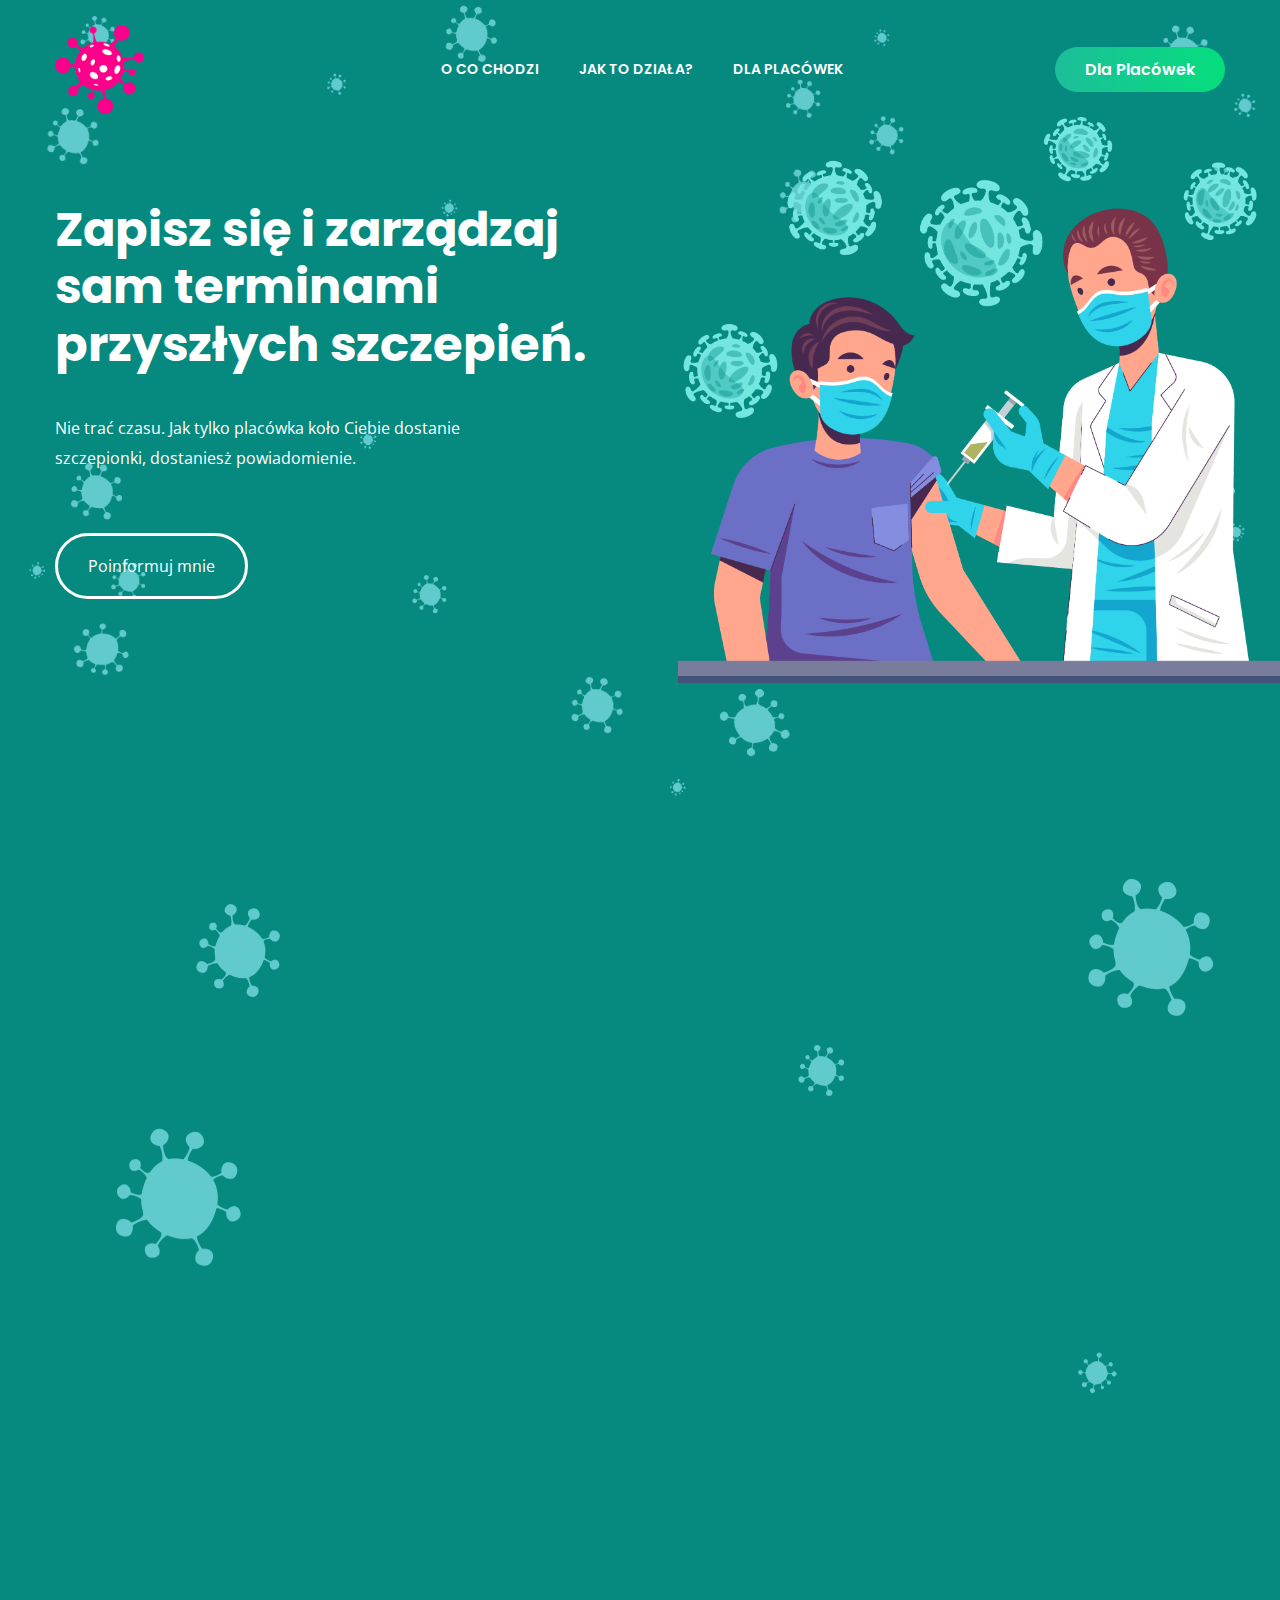
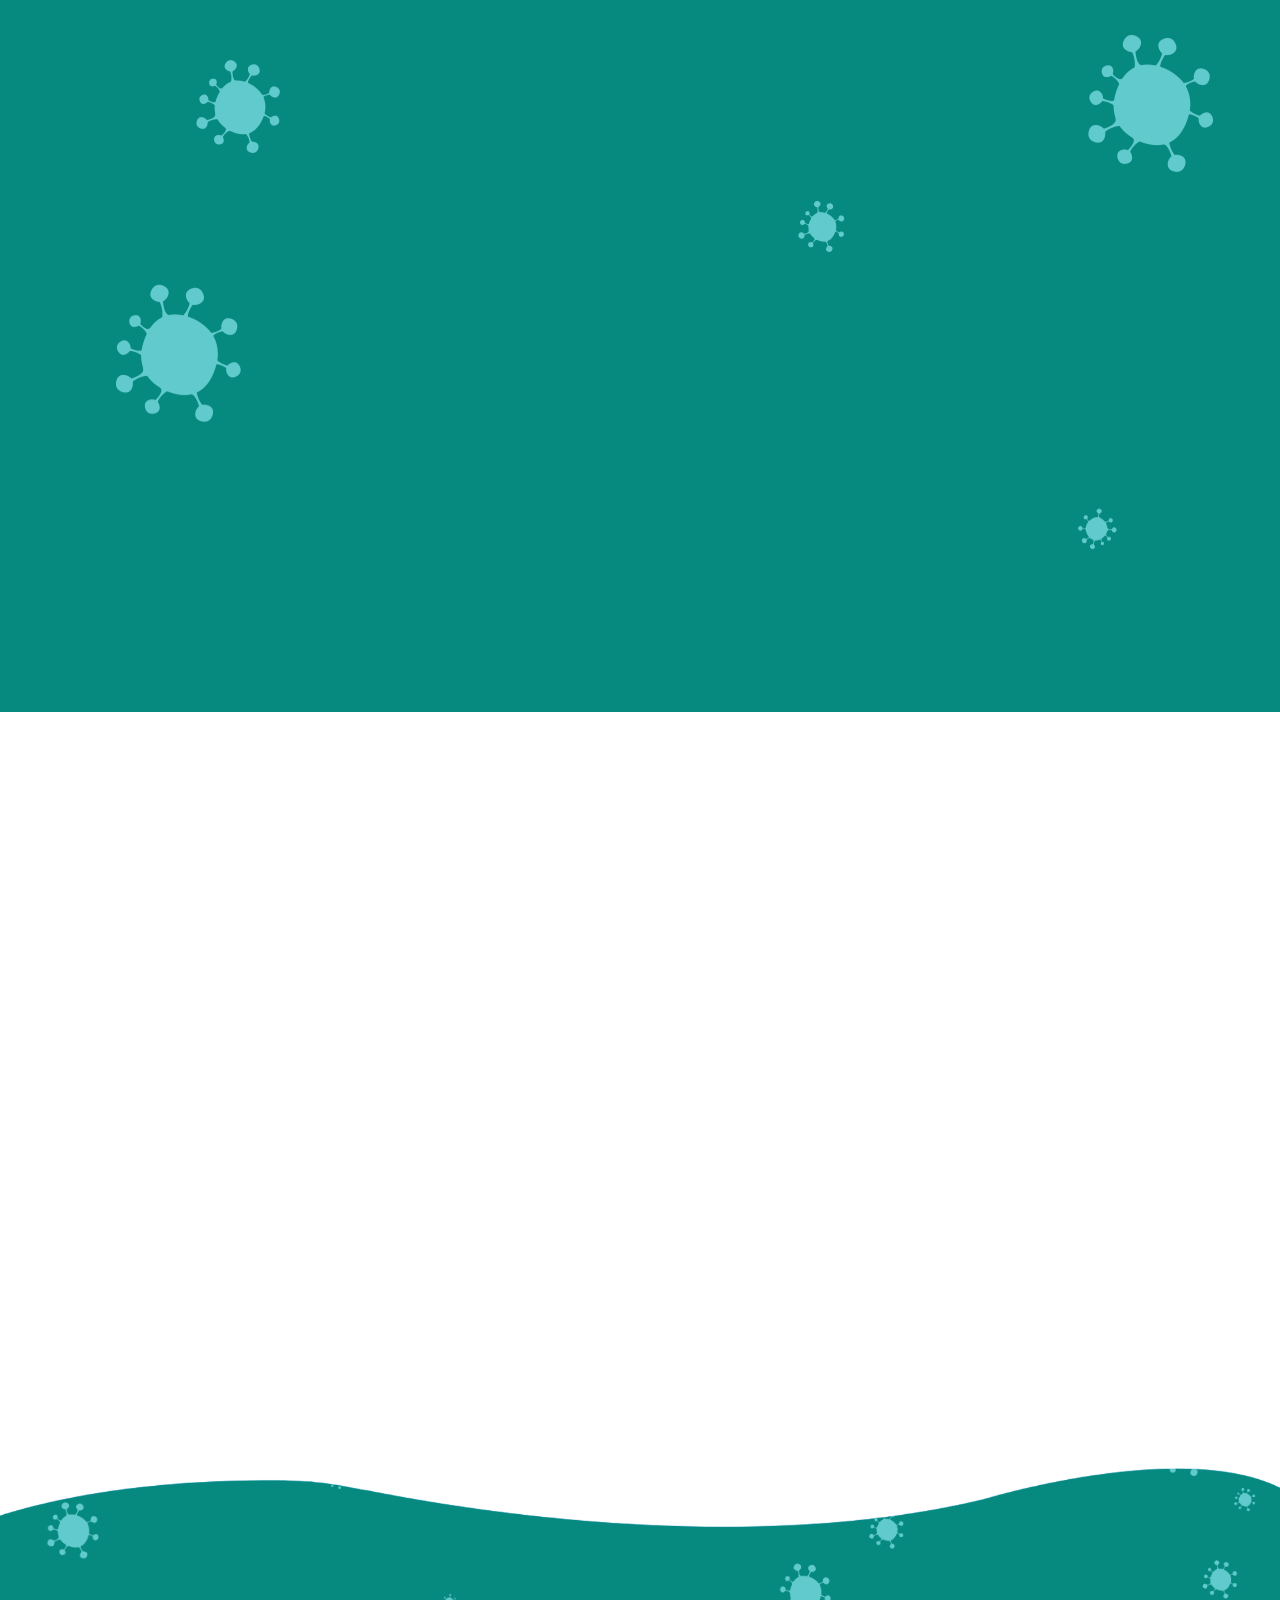
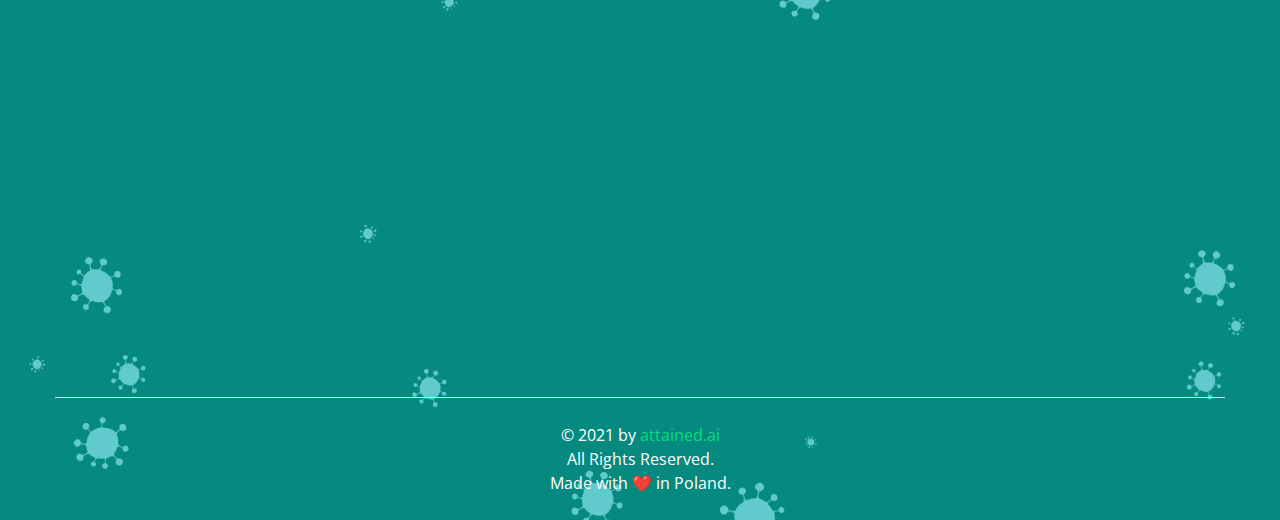
<file: index.html>
<!doctype html>
<html class="no-js" lang="en">

<head>
    <meta charset="utf-8">
    
    <!--====== Title ======-->
    <title>Szczepiene COVID-19</title>
    
    <meta name="description" content="">
    <meta name="viewport" content="width=device-width, initial-scale=1">

    <!--====== Favicon Icon ======-->
    <link rel="shortcut icon" href="assets/images/favicon.png" type="image/png">
        
    <!--====== Magnific Popup CSS ======-->
    <link rel="stylesheet" href="assets/css/magnific-popup.css">
        
    <!--====== Slick CSS ======-->
    <link rel="stylesheet" href="assets/css/slick.css">
        
    <!--====== Font Awesome CSS ======-->
    <link rel="stylesheet" href="assets/css/font-awesome.min.css">
        
    <!--====== Line Icons CSS ======-->
    <link rel="stylesheet" href="assets/css/LineIcons.css">
        
    <!--====== Animate CSS ======-->
    <link rel="stylesheet" href="assets/css/animate.css">
        
    <!--====== Bootstrap CSS ======-->
    <link rel="stylesheet" href="assets/css/bootstrap.min.css">
    
    <!--====== Default CSS ======-->
    <link rel="stylesheet" href="assets/css/default.css">
    
    <!--====== Style CSS ======-->
    <link rel="stylesheet" href="assets/css/style.css">
    
</head>

<body>
    <!--[if IE]>
    <p class="browserupgrade">You are using an <strong>outdated</strong> browser. Please <a href="https://browsehappy.com/">upgrade your browser</a> to improve your experience and security.</p>
  <![endif]-->
   
   
    <!--====== PRELOADER PART START ======-->

    <!-- <div class="preloader">
        <div class="loader">
            <div class="ytp-spinner">
                <div class="ytp-spinner-container">
                    <div class="ytp-spinner-rotator">
                        <div class="ytp-spinner-left">
                            <div class="ytp-spinner-circle"></div>
                        </div>
                        <div class="ytp-spinner-right">
                            <div class="ytp-spinner-circle"></div>
                        </div>
                    </div>
                </div>
            </div>
        </div>
    </div> -->

    <!--====== PRELOADER PART ENDS ======-->
    
    <!--====== HEADER PART START ======-->
    
    <header class="header-area">
        <div class="navbar-area">
            <div class="container">
                <div class="row">
                    <div class="col-lg-12">
                        <nav class="navbar navbar-expand-lg">
                            <a class="navbar-brand" href="index.html">
                                <img src="assets/images/logo.png" alt="Logo">
                            </a>
                            <button class="navbar-toggler" type="button" data-toggle="collapse" data-target="#navbarSupportedContent" aria-controls="navbarSupportedContent" aria-expanded="false" aria-label="Toggle navigation">
                                <span class="toggler-icon"></span>
                                <span class="toggler-icon"></span>
                                <span class="toggler-icon"></span>
                            </button>

                            <div class="collapse navbar-collapse sub-menu-bar" id="navbarSupportedContent">
                                <ul id="nav" class="navbar-nav m-auto">
                                    <li class="nav-item active">
                                        <a class="page-scroll" href="#home"></a>
                                    </li>
                                    <li class="nav-item">
                                        <a class="page-scroll" href="#about1">O co chodzi</a>
                                    </li>
                                    <li class="nav-item">
                                        <a class="page-scroll" href="#about">Jak to działa?</a>
                                    </li>
                                 
                                    <li class="nav-item">
                                        <a class="page-scroll" href="#app">Dla placówek</a>
                                    </li>
                                   
                                </ul>
                            </div> <!-- navbar collapse -->
                            
                            <div class="navbar-btn d-none d-sm-inline-block">
                                <a class="main-btn" href="https://hipaa.jotform.com/211748184601353">Dla Placówek</a>
                            </div>
                        </nav> <!-- navbar -->
                    </div>
                </div> <!-- row -->
            </div> <!-- container -->
        </div> <!-- navbar area -->
        
        <div id="home" class="header-hero bg_cover d-lg-flex align-items-center" style="background-image: url(tlo.png)">
            <div class="container">
                <div class="row">
                    <div class="col-lg-6">
                        <div class="header-hero-content">
                            <h1 class="hero-title wow fadeInUp" data-wow-duration="1s" data-wow-delay="0.2s">Zapisz się i zarządzaj sam terminami przyszłych szczepień.</h1>
                            <p class="text wow fadeInUp" data-wow-duration="1s" data-wow-delay="0.5s">Nie trać czasu. Jak tylko placówka koło Ciebie dostanie szczepionki, dostaniesż powiadomienie.</p>
                          <div class="header-play wow fadeInUp" data-wow-duration="1s" data-wow-delay="0.8s" style="visibility: visible; animation-duration: 1s; animation-delay: 0.8s; animation-name: fadeInUp;">
                          
                               
                                
    
    <a class="play-btn" href="https://hipaa.jotform.com/211740524201339">Poinformuj mnie</a>
                           </div>
                        </div> <!-- header hero content -->
                    </div>
                </div> <!-- row -->
            </div> <!-- container -->
            <div class="header-hero-image d-flex align-items-center wow fadeInRightBig" data-wow-duration="1s" data-wow-delay="1.1s" style="visibility: visible; animation-duration: 1s; animation-delay: 1.1s; animation-name: fadeInRightBig;">
<div class="image">
<img src="assets/images/4999293.png" alt="Hero Image">
</div>
</div>
            
            
           <!-- header hero image -->


           
        </div> <!-- header hero -->
    </header>
    
    <!--====== HEADER PART ENDS ======-->

     <!--====== ABOUT1 PART START ======-->
    
    <section id="about1" class="about-area pt-110 pb-120" style="background-image: url(tlo.png)">
                                                                                              
        <div class="container">
            <div class="row justify-content-center">
                <div class="col-lg-9">
                    <div class="about-title text-center wow fadeInUp" data-wow-duration="1s" data-wow-delay="0.3s">
                        <h6 class="welcome"></h6>
                        <h2 class="title">O <span>co </span> chodzi??</h2>
                    </div>
                </div>
            </div> <!-- row -->
            <div class="row justify-content-center">
                <div class="col-lg-6">
                    <div class="about-image mt-50 wow fadeInLeftBig" data-wow-duration="1s" data-wow-delay="0.5s">
                   <div style="padding:75% 0 0 0;position:relative;"><iframe src="https://player.vimeo.com/video/568220017?badge=0&amp;autopause=0&amp;player_id=0&amp;app_id=58479" frameborder="0" allow="autoplay; fullscreen; picture-in-picture" allowfullscreen style="position:absolute;top:0;left:0;width:100%;height:100%;" title="Untitled-1080p-210627.mp4"></iframe></div><script src="https://player.vimeo.com/api/player.js"></script>
                    </div> <!-- about image -->
                </div>
               </div> 
   </div>
        </div> <!-- container -->
    </section>
    
    <!--====== ABOUT PART ENDS ======-->
    
    
    
    
      <!--====== ABOUT PART START ======-->
    
    <section id="about" class="about-area pt-110 pb-120" style="background-image: url(tlo.png)">
        <div class="container">
            <div class="row justify-content-center">
                <div class="col-lg-9">
                    <div class="about-title text-center wow fadeInUp" data-wow-duration="1s" data-wow-delay="0.3s">
                        <h6 class="welcome"></h6>
                        <h2 class="title">Jak <span>to </span> działa??</h2>
                    </div>
                </div>
            </div> <!-- row -->
            <div class="row justify-content-center">
                <div class="col-lg-6">
                    <div class="about-image mt-50 wow fadeInLeftBig" data-wow-duration="1s" data-wow-delay="0.5s">
                   <div style="padding:75% 0 0 0;position:relative;"><iframe src="https://player.vimeo.com/video/568261087?badge=0&amp;autopause=0&amp;player_id=0&amp;app_id=58479" frameborder="0" allow="autoplay; fullscreen; picture-in-picture" allowfullscreen style="position:absolute;top:0;left:0;width:100%;height:100%;" title="szczepienie-1080p-210628.mp4"></iframe></div><script src="https://player.vimeo.com/api/player.js"></script>
                    </div> <!-- about image -->
                </div>
                
                
                        
                    </div> <!-- about content -->
               </div> 
 
        </div> <!-- container -->
    </section>
 
    <!--====== ABOUT PART ENDS ======-->


    
  

    <!--====== ANALYSIS PART ENDS ======-->
    
    <!--====== PROJECT GALLERY PART START ======-->

  

    <!--====== PROJECT GALLERY PART ENDS ======-->
       <div class="header-shape">
                <img src="assets/images/shape/header-shape.png" alt="shape">
            </div>
    
    <!--====== APP DOWNLOAD PART START ======-->
     <section id="app" class="app-download-area bg_cover pt-110 pb-120">
       
         
        
        <div class="container">
            <div class="row justify-content-center">
                <div class="col-lg-9">
                    <div class="about-title text-center wow fadeInUp" data-wow-duration="1s" data-wow-delay="0.3s">
                        <h6 class="welcome"></h6>
                        <h2 class="title">Dla <span>placówek</span></h2>
                    </div>
                </div>
            </div> <!-- row -->
            
            <div class="row justify-content-center">
                <div class="col-lg-6">
                    <div class="about-image mt-50 wow fadeInLeftBig" data-wow-duration="1s" data-wow-delay="0.5s">
                   <div style="padding:75% 0 0 0;position:relative;"><iframe allow="autoplay; fullscreen; picture-in-picture" allowfullscreen="" frameborder="0" src="https://player.vimeo.com/video/568282800?badge=0&amp;autopause=0&amp;player_id=0&amp;app_id=58479" style="position:absolute;top:0;left:0;width:100%;height:100%;" title="Dla Przychodni-1080p-210628.mp4"></iframe></div>
<script src="https://player.vimeo.com/api/player.js"></script></div>
                    </div> <!-- about image -->
                </div>
                
                
                        
                    </div> <!-- about content -->
               </div> 
 
        </div> <!-- container -->
    </section>
  
    
    <!--====== APP DOWNLOAD PART ENDS ======-->


    <!--====== TESTIMONIAL PART START ======-->
    
   
    
    <!--====== TESTIMONIAL PART ENDS ======-->
    
        <!--====== BRAND PART START ======-->
    
 
    
    <!--====== BRAND PART ENDS ======-->
 

    <!--====== BLOG PART START ======-->

  

    <!--====== BLOG PART ENDS ======-->
    
    <!--====== FOOTER PART START ======-->
    
    <footer id="footer" class="footer-area bg_cover" style="background-image: url(tlo.png)">
        <div class="footer-shape">
            <img src="assets/images/shape/footer-shape.png" alt="footer shape">
        </div> <!-- footer shape -->
        <div class="container">
            <div class="footer-widget pt-30 pb-70">
                <div class="row">
                    <div class="col-lg-3 col-sm-6 order-sm-1 order-lg-1">
                        <div class="footer-about pt-40 wow fadeInLeftBig" data-wow-duration="1s" data-wow-delay="0.3s">
                            <a href="#">
                                <img src="assets/images/logo.png" alt="Logo">
                            </a>
                            <p class="text">Zapisz się juz teraz na następne szczepienie.</p>
                            
                        </div> <!-- footer about -->
                    </div>
                  <div class="col-lg-3 col-sm-6 order-sm-4 order-lg-3">
                        <div class="footer-link pt-40 wow fadeInLeftBig" data-wow-duration="1s" data-wow-delay="0.7s">
                            <div class="footer-title">
                                <h5 class="title"></h5>
                            </div>
                            <ul>
                                <li><a href="#"></a></li>
                                <li><a href="#"> </a></li>
                                <li><a href="#"></a></li>
                                <li><a href="#"> </a></li>
                            </ul>
                        </div> <!-- footer link -->
                    </div>
                    <div class="col-lg-3 col-sm-6 order-sm-4 order-lg-3">
                        <div class="footer-link pt-40 wow fadeInLeftBig" data-wow-duration="1s" data-wow-delay="0.7s">
                            <div class="footer-title">
                                <h5 class="title">Informacje</h5>
                            </div>
                            <ul>
                            <li><a href="PP.html">Polityka Prywatności</a></li>
                                <li><a href="rodo.html">RODO</a></li>
                                <li><a href="regulamin.html">Regulamin Serwisu</a></li>
                            </ul>
                        </div> <!-- footer link -->
                    </div>
                    <div class="col-lg-3 col-sm-6 order-sm-2 order-lg-4">
                        <div class="footer-contact pt-40 wow fadeInLeftBig" data-wow-duration="1s" data-wow-delay="0.9s">
                            <div class="footer-title">
                                <h5 class="title">Usługa umożliwiona przez</h5>
                            </div>
                            <div class="contact pt-10">
                                <p class="text">attained.ai OÜ <br>Lõõtsa tn 5-11 <br>11415 Tallinn <br>Estonia</p>
                                <p class="text">office@attained.ai</p>
                                <p class="text">+48729086303</p>

                                <ul class="social mt-40">
                                    <li><a href="#"><i class="lni-facebook"></i></a></li>
                                
                                    <li><a href="#"><i class="lni-instagram"></i></a></li>
                                   
                                </ul>
                            </div> <!-- contact -->
                        </div> <!-- footer contact -->
                    </div>
                </div> <!-- row -->
            </div> <!-- footer widget -->
            
    <div class="footer-copyright text-center">
                <p class="text">© 2021 by <a href="https://www.attained.ai" rel="nofollow">attained.ai</a> <br> All Rights Reserved.<br>Made with &#10084;&#65039; in Poland. </p>
            </div>
        </div> <!-- container -->
    </footer>
    
    
    
    
    
    <!--====== FOOTER PART ENDS ======-->
    
    <!--====== BACK TOP TOP PART START ======-->

    <a href="#" class="back-to-top"><i class="lni-chevron-up"></i></a>

    <!--====== BACK TOP TOP PART ENDS ======-->   
    
    <!--====== PART START ======-->
    
<!--
    <section class="">
        <div class="container">
            <div class="row">
                <div class="col-lg-">
                    
                </div>
            </div>
        </div>
    </section>
-->
    
    <!--====== PART ENDS ======-->

    <!-- row -->


    <!--====== Jquery js ======-->
    <script src="assets/js/vendor/jquery-1.12.4.min.js"></script>
    <script src="assets/js/vendor/modernizr-3.7.1.min.js"></script>
    
    <!--====== Bootstrap js ======-->
    <script src="assets/js/popper.min.js"></script>
    <script src="assets/js/bootstrap.min.js"></script>
    
    <!--====== Slick js ======-->
    <script src="assets/js/slick.min.js"></script>
    
    <!--====== Ajax Contact js ======-->
    <script src="assets/js/ajax-contact.js"></script>
    
    <!--====== Isotope js ======-->
    <script src="assets/js/imagesloaded.pkgd.min.js"></script>
    <script src="assets/js/isotope.pkgd.min.js"></script>
    
    <!--====== Counter Up js ======-->
    <script src="assets/js/waypoints.min.js"></script>
    <script src="assets/js/jquery.counterup.min.js"></script>
    
    <!--====== WOW js ======-->
    <script src="assets/js/wow.min.js"></script>
    
    <!--====== Scrolling Nav js ======-->
    <script src="assets/js/jquery.easing.min.js"></script>
    <script src="assets/js/scrolling-nav.js"></script>
    
    <!--====== Scroll It js ======-->
    <script src="assets/js/scrollIt.min.js"></script>
    
    <!--====== Magnific Popup js ======-->
    <script src="assets/js/jquery.magnific-popup.min.js"></script>
    
    <!--====== Main js ======-->
    <script src="assets/js/main.js"></script>
    
</body>

</html>
</file>
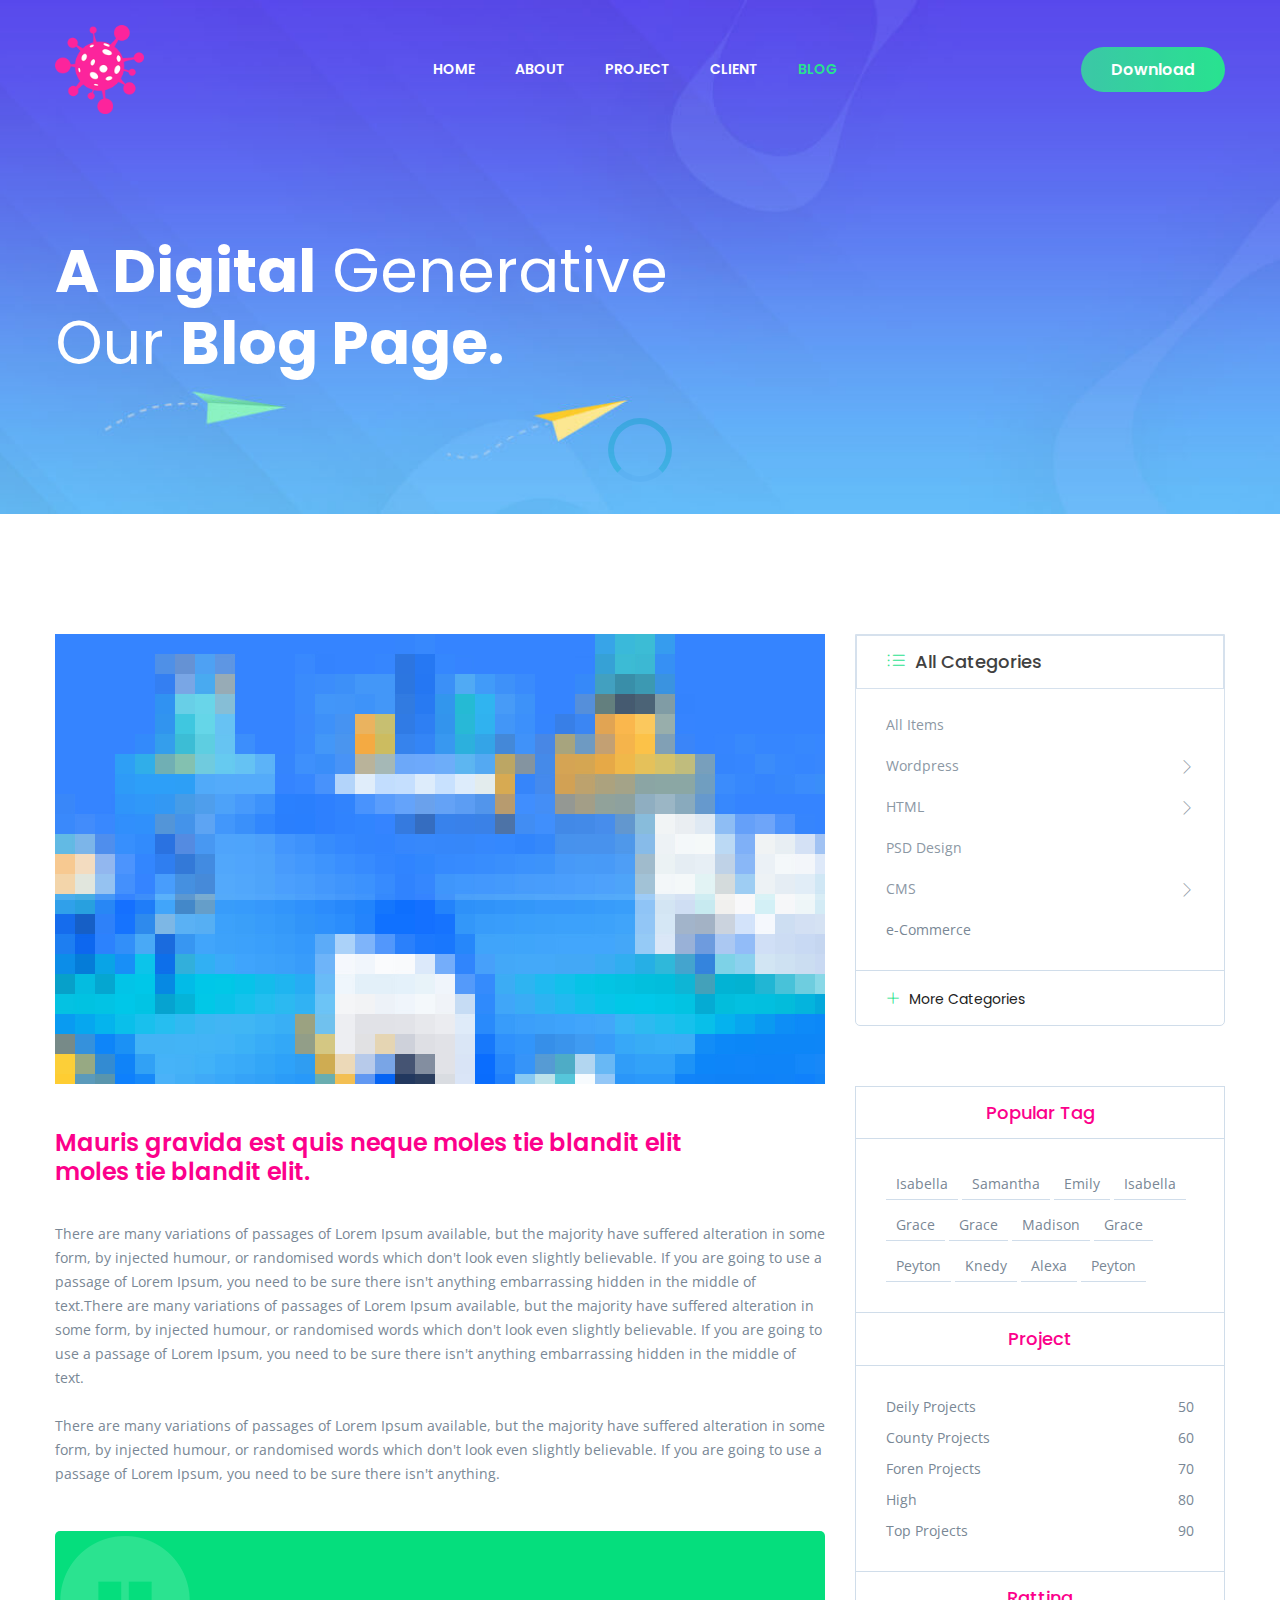
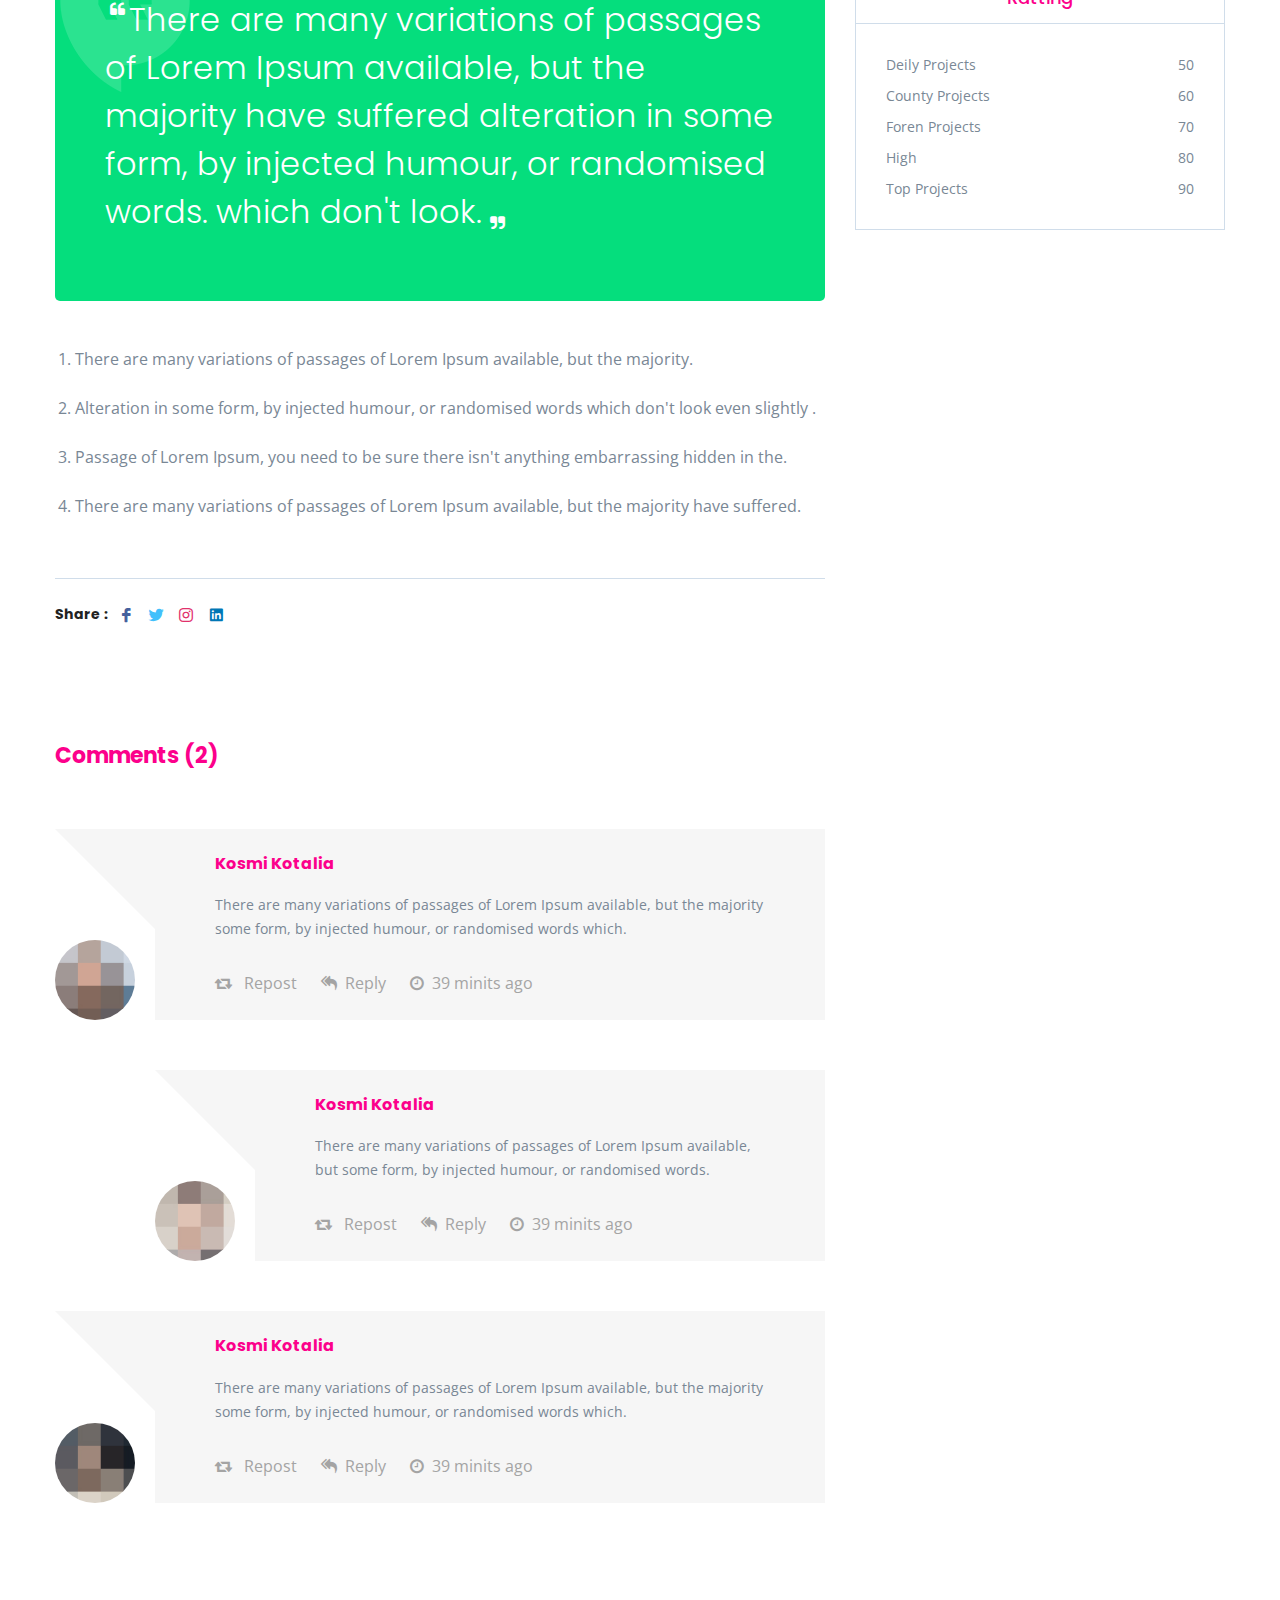
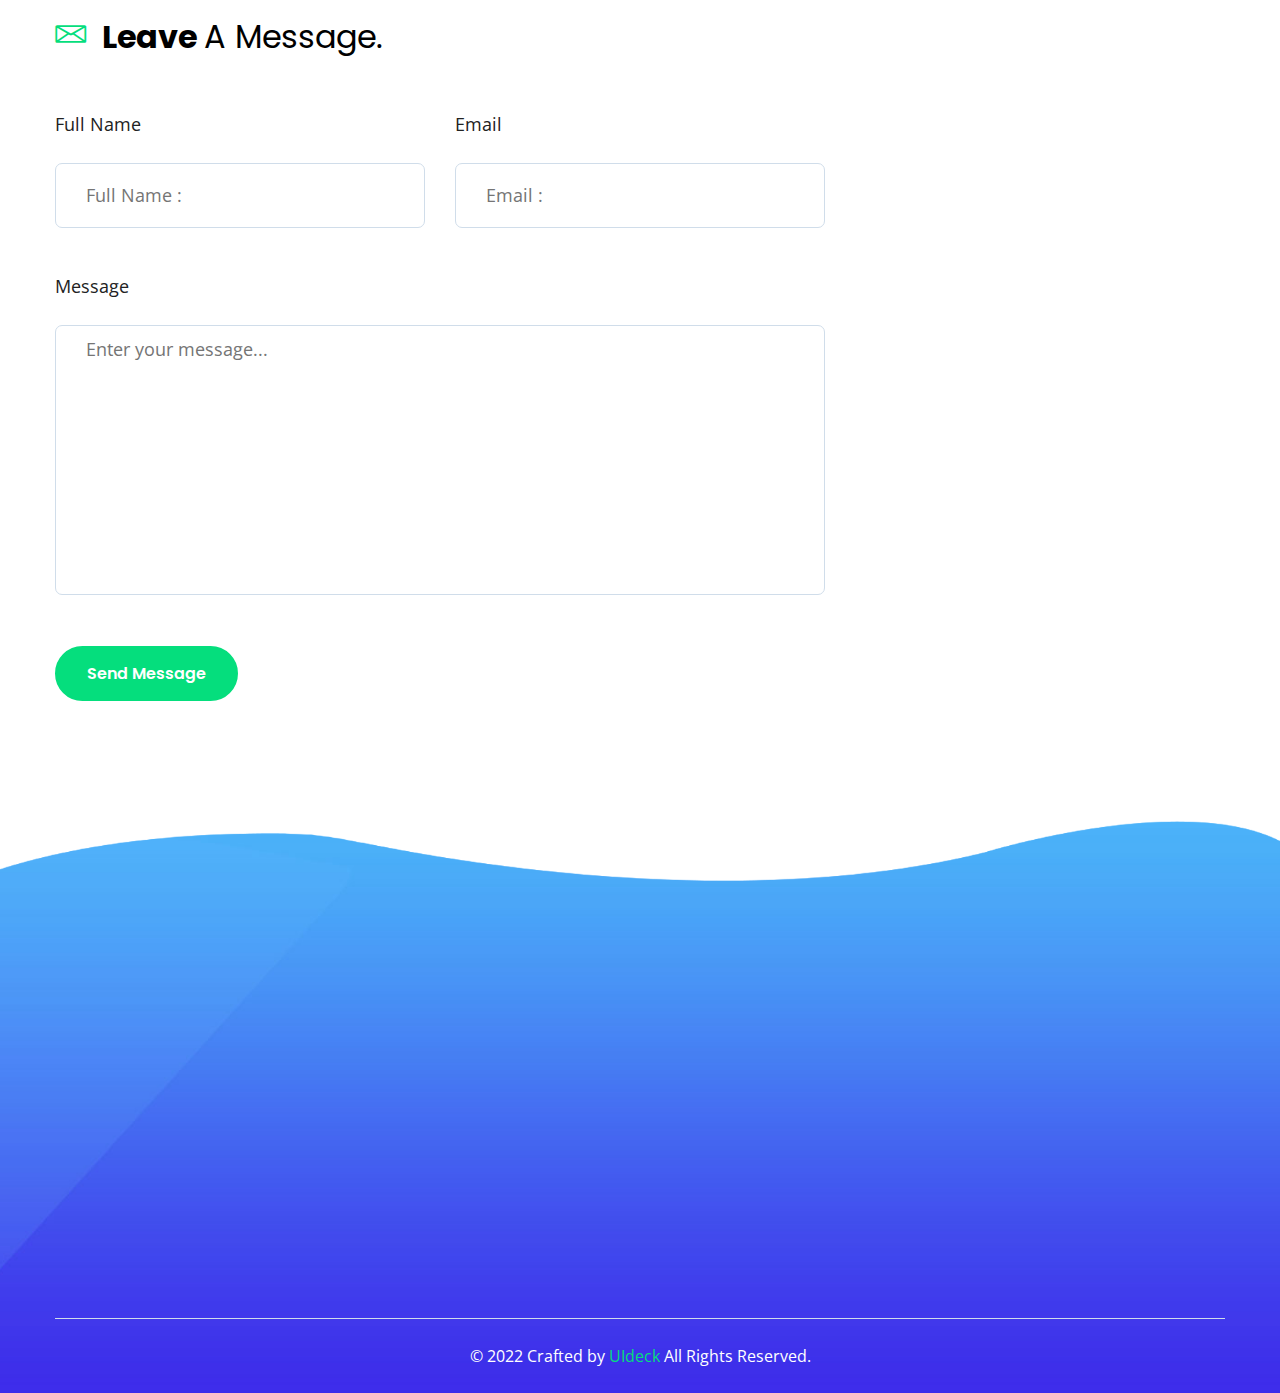
<file: blog-details.html>
<!doctype html>
<html class="no-js" lang="en">

<head>
    <meta charset="utf-8">

    <!--====== Title ======-->
    <title>Exlore | Blog Details</title>

    <meta name="description" content="">
    <meta name="viewport" content="width=device-width, initial-scale=1">

    <!--====== Favicon Icon ======-->
    <link rel="shortcut icon" href="assets/images/favicon.png" type="image/png">

    <!--====== Magnific Popup CSS ======-->
    <link rel="stylesheet" href="assets/css/magnific-popup.css">
        
    <!--====== Slick CSS ======-->
    <link rel="stylesheet" href="assets/css/slick.css">
        
    <!--====== Font Awesome CSS ======-->
    <link rel="stylesheet" href="assets/css/font-awesome.min.css">
        
    <!--====== Line Icons CSS ======-->
    <link rel="stylesheet" href="assets/css/LineIcons.css">
        
    <!--====== Animate CSS ======-->
    <link rel="stylesheet" href="assets/css/animate.css">
        
    <!--====== Bootstrap CSS ======-->
    <link rel="stylesheet" href="assets/css/bootstrap.min.css">
    
    <!--====== Default CSS ======-->
    <link rel="stylesheet" href="assets/css/default.css">
    
    <!--====== Style CSS ======-->
    <link rel="stylesheet" href="assets/css/style.css">

</head>

<body>
    <!--[if IE]>
    <p class="browserupgrade">You are using an <strong>outdated</strong> browser. Please <a href="https://browsehappy.com/">upgrade your browser</a> to improve your experience and security.</p>
  <![endif]-->


    <!--====== PRELOADER PART START ======-->

    <div class="preloader">
        <div class="loader">
            <div class="ytp-spinner">
                <div class="ytp-spinner-container">
                    <div class="ytp-spinner-rotator">
                        <div class="ytp-spinner-left">
                            <div class="ytp-spinner-circle"></div>
                        </div>
                        <div class="ytp-spinner-right">
                            <div class="ytp-spinner-circle"></div>
                        </div>
                    </div>
                </div>
            </div>
        </div>
    </div>

    <!--====== PRELOADER PART ENDS ======-->

    <!--====== HEADER PART START ======-->

    <header class="header-area">
        <div class="navbar-area">
            <div class="container">
                <div class="row">
                    <div class="col-lg-12">
                        <nav class="navbar navbar-expand-lg">
                            <a class="navbar-brand" href="index.html">
                                <img src="assets/images/logo.png" alt="Logo">
                            </a>
                            <button class="navbar-toggler" type="button" data-toggle="collapse" data-target="#navbarSupportedContent" aria-controls="navbarSupportedContent" aria-expanded="false" aria-label="Toggle navigation">
                                <span class="toggler-icon"></span>
                                <span class="toggler-icon"></span>
                                <span class="toggler-icon"></span>
                            </button>

                            <div class="collapse navbar-collapse sub-menu-bar" id="navbarSupportedContent">
                                <ul id="nav" class="navbar-nav m-auto">
                                    <li class="nav-item ">
                                        <a href="#home">Home</a>
                                    </li>
                                    <li class="nav-item">
                                        <a href="#about">About </a>
                                    </li>
                                    <li class="nav-item">
                                        <a href="#project">Project</a>
                                    </li>
                                    <li class="nav-item">
                                        <a href="#client">Client</a>
                                    </li>
                                    <li class="nav-item active">
                                        <a href="#blog">Blog</a>
                                        <ul class="sub-menu">
                                            <li><a href="blog.html">Blog</a></li>
                                            <li><a href="blog-details.html">Blog Details</a></li>
                                        </ul> <!-- sub menu -->
                                    </li>
                                </ul>
                            </div> <!-- navbar collapse -->
                            
                            <div class="navbar-btn d-none d-sm-inline-block">
                                <a class="main-btn" data-scroll-nav="0" href="#pricing">Download</a>
                            </div>
                        </nav> <!-- navbar -->
                    </div>
                </div> <!-- row -->
            </div> <!-- container -->
        </div> <!-- navbar area -->

        <div class="page-banner bg_cover" style="background-image: url(assets/images/page-banner-1.jpg)">
            <div class="container">
                <div class="row">
                    <div class="col-lg-12">
                        <div class="page-banner-content wow fadeInUp" data-wow-duration="1s" data-wow-delay="0.2s">
                            <h3 class="page-title"><b>A Digital</b> Generative <br> Our <span>Blog Page.</span></h3>
                        </div> <!-- page banner content -->
                    </div>
                </div> <!-- row -->
            </div> <!-- container -->
        </div> <!-- page banner -->
    </header>

    <!--====== HEADER PART ENDS ======-->
    
    <!--====== BLOG DETAILS PART START ======-->

    <section class="blog-details-area pt-70 pb-120">
        <div class="container">
            <div class="row">
                <div class="col-lg-8">
                    <div class="blog-details-content mt-50">
                        <div class="details-image">
                            <img src="assets/images/news-details.jpg" alt="Blog Details">
                        </div>
                        <h3 class="details-title">Mauris gravida est quis neque moles tie blandit elit moles tie blandit elit.</h3>
                        <p class="text">There are many variations of passages of Lorem Ipsum available, but the majority have suffered alteration in some form, by injected humour, or randomised words which don't look even slightly believable. If you are going to use a passage of Lorem Ipsum, you need to be sure there isn't anything embarrassing hidden in the middle of text.There are many variations of passages of Lorem Ipsum available, but the majority have suffered alteration in some form, by injected humour, or randomised words which don't look even slightly believable. If you are going to use a passage of Lorem Ipsum, you need to be sure there isn't anything embarrassing hidden in the middle of text. <br> <br> There are many variations of passages of Lorem Ipsum available, but the majority have suffered alteration in some form, by injected humour, or randomised words which don't look even slightly believable. If you are going to use a passage of Lorem Ipsum, you need to be sure there isn't anything.</p>
                        
                        <blockquote class="blockquote">
                            <img class="quote" src="assets/images/quote.png" alt="quote">
                            <p class="text"> <i class="fa fa-quote-left"></i> There are many variations of passages of Lorem Ipsum available, but the majority have suffered alteration in some form, by injected humour, or randomised words. which don't look. <i class="fa fa-quote-right"></i></p>
                        </blockquote>
                        
                        <ul class="details-list">
                            <li>There are many variations of passages of Lorem Ipsum available, but the majority.</li>
                            <li>Alteration in some form, by injected humour, or randomised words which don't look even slightly .</li>
                            <li>Passage of Lorem Ipsum, you need to be sure there isn't anything embarrassing hidden in the.</li>
                            <li>There are many variations of passages of Lorem Ipsum available, but the majority have suffered.</li>
                        </ul>
                        
                        <div class="blog-share d-flex">
                            <span>Share :</span>
                            <ul class="social">
                                <li><a class="color-1" href="#"><i class="lni-facebook-filled"></i></a></li>
                                <li><a class="color-2" href="#"><i class="lni-twitter-original"></i></a></li>
                                <li><a class="color-3" href="#"><i class="lni-instagram-original"></i></a></li>
                                <li><a class="color-4" href="#"><i class="lni-linkedin-original"></i></a></li>
                            </ul>
                        </div>
                    </div> <!-- blog details content -->
                    
                    <div class="blog-details-comment pt-115">
                        <h4 class="comment-title">Comments (2)</h4>
                        <ul class="comment-list pt-10">
                            <li>
                                <div class="single-comment-items d-sm-flex align-items-end">
                                    <div class="comment-author">
                                        <img src="assets/images/author-1.jpg" alt="author">
                                    </div>
                                    <div class="comment-content media-body">
                                        <h5 class="comment-name">Kosmi Kotalia</h5>
                                        <p class="text">There are many variations of passages of Lorem Ipsum available, but the majority some form, by injected humour, or randomised words which.</p>
                                        <a href="#"><i class="fa fa-retweet"></i> Repost</a>
                                        <a href="#"><i class="fa fa-reply-all"></i>Reply</a>
                                        <a href="#"><i class="fa fa-clock-o"></i>39 minits ago</a>
                                    </div>
                                </div> <!-- single-comment-items -->
                                <ul class="comment-list comment-reply">
                                    <li>
                                        <div class="single-comment-items d-sm-flex align-items-end">
                                            <div class="comment-author">
                                                <img src="assets/images/author-2.jpg" alt="author">
                                            </div>
                                            <div class="comment-content media-body">
                                                <h5 class="comment-name">Kosmi Kotalia</h5>
                                                <p class="text">There are many variations of passages of Lorem Ipsum available, but some form, by injected humour, or randomised words.</p>
                                                <a href="#"><i class="fa fa-retweet"></i> Repost</a>
                                                <a href="#"><i class="fa fa-reply-all"></i>Reply</a>
                                                <a href="#"><i class="fa fa-clock-o"></i>39 minits ago</a>
                                            </div>
                                        </div> <!-- single-comment-items -->
                                    </li>
                                </ul> <!-- comment list -->
                            </li>
                            <li>
                                <div class="single-comment-items d-sm-flex align-items-end">
                                    <div class="comment-author">
                                        <img src="assets/images/author-3.jpg" alt="author">
                                    </div>
                                    <div class="comment-content media-body">
                                        <h5 class="comment-name">Kosmi Kotalia</h5>
                                        <p class="text">There are many variations of passages of Lorem Ipsum available, but the majority some form, by injected humour, or randomised words which.</p>
                                        <a href="#"><i class="fa fa-retweet"></i> Repost</a>
                                        <a href="#"><i class="fa fa-reply-all"></i>Reply</a>
                                        <a href="#"><i class="fa fa-clock-o"></i>39 minits ago</a>
                                    </div>
                                </div> <!-- single-comment-items -->
                            </li>
                        </ul> <!-- comment list -->
                    </div> <!-- blog details comment -->
                    
                    <div class="blog-details-comment-form pt-115">
                        <h4 class="comment-form-title pb-10"><i class="lni-envelope"></i> Leave <span>A Message.</span></h4>
                        
                        <div class="row">
                            <div class="col-md-6">
                                <div class="comment-form mt-45">
                                    <label>Full Name</label>
                                    <input type="text" placeholder="Full Name :">
                                </div> <!-- comment-form -->
                            </div>
                            <div class="col-md-6">
                                <div class="comment-form mt-45">
                                    <label>Email</label>
                                    <input type="email" placeholder="Email :">
                                </div> <!-- comment-form -->
                            </div>
                            <div class="col-md-12">
                                <div class="comment-form mt-45">
                                    <label>Message</label>
                                    <textarea placeholder="Enter your message..."></textarea>
                                </div> <!-- comment-form -->
                            </div>
                            <div class="col-md-12">
                                <div class="comment-form mt-45">
                                    <button type="submit" class="main-btn">Send Message</button>
                                </div> <!-- comment-form -->
                            </div>
                        </div> <!-- row -->
                    </div> <!-- blog details comment form -->
                </div>
                <div class="col-lg-4">
                    <div class="blog-sidebar mt-50">
                        <div class="blog-category">
                            <div class="category-title">
                                <h4 class="title"><i class="lni-list"></i> All Categories</h4>
                            </div>
                            <div class="category-list">
                                <ul>
                                    <li><a href="#">All Items</a></li>
                                    <li><a href="#">Wordpress <i class="lni-chevron-right"></i></a></li>
                                    <li><a href="#">HTML <i class="lni-chevron-right"></i></a></li>
                                    <li><a href="#">PSD Design</a></li>
                                    <li><a href="#">CMS <i class="lni-chevron-right"></i></a></li>
                                    <li><a href="#">e-Commerce</a></li>
                                </ul>
                            </div>
                            <div class="category-more">
                                <a href="#"><i class="lni-plus"></i> More Categories</a>
                            </div>
                        </div> <!-- blog category -->
                        <div class="blog-sidebar-wrapper mt-60">
                            <div class="blog-tag">
                                <div class="sidebar-title text-center">
                                    <h4 class="title">Popular Tag</h4>
                                </div>
                                <div class="tag-list">
                                    <a href="#">Isabella</a>
                                    <a href="#">Samantha</a>
                                    <a href="#">Emily</a>
                                    <a href="#">Isabella</a>
                                    <a href="#">Grace</a>
                                    <a href="#">Grace</a>
                                    <a href="#">Madison</a>
                                    <a href="#">Grace</a>
                                    <a href="#">Peyton</a>
                                    <a href="#">Knedy</a>
                                    <a href="#">Alexa</a>
                                    <a href="#">Peyton</a>
                                </div>
                            </div> <!-- blog tag -->
                            
                            <div class="blog-project">
                                <div class="sidebar-title text-center">
                                    <h4 class="title">Project</h4>
                                </div>
                                <div class="project-list">
                                    <ul>
                                        <li><a href="#">Deily Projects <span>50</span></a></li>
                                        <li><a href="#">County Projects <span>60</span></a></li>
                                        <li><a href="#">Foren Projects <span>70</span></a></li>
                                        <li><a href="#">High <span> 80</span></a></li>
                                        <li><a href="#">Top Projects <span>90</span></a></li>
                                    </ul>
                                </div>
                            </div> <!-- blog project -->
                            
                            <div class="blog-ratting">
                                <div class="sidebar-title text-center">
                                    <h4 class="title">Ratting</h4>
                                </div>
                                <div class="ratting-list">
                                    <ul>
                                        <li><a href="#">Deily Projects <span>50</span></a></li>
                                        <li><a href="#">County Projects <span>60</span></a></li>
                                        <li><a href="#">Foren Projects <span>70</span></a></li>
                                        <li><a href="#">High <span> 80</span></a></li>
                                        <li><a href="#">Top Projects <span>90</span></a></li>
                                    </ul>
                                </div>
                            </div> <!-- blog project -->
                        </div> <!-- blog sidebar wrapper -->
                    </div> <!-- blog sidebar -->
                </div>
            </div> <!-- row -->
        </div> <!-- container -->
    </section>

    <!--====== BLOG DETAILS PART ENDS ======-->

    <!--====== FOOTER PART START ======-->
    
    <footer id="footer" class="footer-area bg_cover" style="background-image: url(assets/images/footer-bg.jpg)">
        <div class="footer-shape">
            <img src="assets/images/shape/footer-shape.png" alt="footer shape">
        </div> <!-- footer shape -->
        <div class="container">
            <div class="footer-widget pt-30 pb-70">
                <div class="row">
                    <div class="col-lg-3 col-sm-6 order-sm-1 order-lg-1">
                        <div class="footer-about pt-40 wow fadeInLeftBig" data-wow-duration="1s" data-wow-delay="0.3s">
                            <a href="#">
                                <img src="assets/images/logo.png" alt="Logo">
                            </a>
                            <p class="text">Lorem ipsum dolor sit amet, consectetur adipisicing elit. Repellendus, repudiandae! Totam, nemo sed? Provident.</p>
                        </div> <!-- footer about -->
                    </div>
                    <div class="col-lg-3 col-sm-6 order-sm-3 order-lg-2">
                        <div class="footer-link pt-40 wow fadeInLeftBig" data-wow-duration="1s" data-wow-delay="0.5s">
                            <div class="footer-title">
                                <h5 class="title">Services</h5>
                            </div>
                            <ul>
                                <li><a href="#">Seo Services</a></li>
                                <li><a href="#">Virtual Marketing</a></li>
                                <li><a href="#">Web Analytics</a></li>
                                <li><a href="#">Web Development</a></li>
                            </ul>
                        </div> <!-- footer link -->
                    </div>
                    <div class="col-lg-3 col-sm-6 order-sm-4 order-lg-3">
                        <div class="footer-link pt-40 wow fadeInLeftBig" data-wow-duration="1s" data-wow-delay="0.7s">
                            <div class="footer-title">
                                <h5 class="title">About Us</h5>
                            </div>
                            <ul>
                                <li><a href="#">Overview</a></li>
                                <li><a href="#">Why us</a></li>
                                <li><a href="#">Awards & Recognitions</a></li>
                                <li><a href="#">Team</a></li>
                                <li><a href="#">Client Reviews</a></li>
                            </ul>
                        </div> <!-- footer link -->
                    </div>
                    <div class="col-lg-3 col-sm-6 order-sm-2 order-lg-4">
                        <div class="footer-contact pt-40 wow fadeInLeftBig" data-wow-duration="1s" data-wow-delay="0.9s">
                            <div class="footer-title">
                                <h5 class="title">Client Reviews</h5>
                            </div>
                            <div class="contact pt-10">
                                <p class="text">123 Stree New York City , United <br> States Of America 750.</p>
                                <p class="text">explore@gmail.com</p>
                                <p class="text">+99 000 555 66 22</p>

                                <ul class="social mt-40">
                                    <li><a href="#"><i class="lni-facebook-filled"></i></a></li>
                                    <li><a href="#"><i class="lni-twitter"></i></a></li>
                                    <li><a href="#"><i class="lni-instagram-original"></i></a></li>
                                    <li><a href="#"><i class="lni-linkedin"></i></a></li>
                                </ul>
                            </div> <!-- contact -->
                        </div> <!-- footer contact -->
                    </div>
                </div> <!-- row -->
            </div> <!-- footer widget -->
            <div class="footer-copyright text-center">
                <p class="text">© 2022 Crafted by <a href="https://uideck.com" rel="nofollow">UIdeck</a> All Rights Reserved.</p>
            </div>
        </div> <!-- container -->
    </footer>
    
    <!--====== FOOTER PART ENDS ======-->

    <!--====== BACK TOP TOP PART START ======-->

    <a href="#" class="back-to-top"><i class="lni-chevron-up"></i></a>

    <!--====== BACK TOP TOP PART ENDS ======-->

    <!--====== PART START ======-->

<!--
    <section class="">
        <div class="container">
            <div class="row">
                <div class="col-lg-">
                    
                </div>
            </div>
        </div>
    </section>
-->

    <!--====== PART ENDS ======-->

    <!-- row -->


    <!--====== Jquery js ======-->
    <script src="assets/js/vendor/jquery-1.12.4.min.js"></script>
    <script src="assets/js/vendor/modernizr-3.7.1.min.js"></script>
    
    <!--====== Bootstrap js ======-->
    <script src="assets/js/popper.min.js"></script>
    <script src="assets/js/bootstrap.min.js"></script>
    
    <!--====== Slick js ======-->
    <script src="assets/js/slick.min.js"></script>
    
    <!--====== Ajax Contact js ======-->
    <script src="assets/js/ajax-contact.js"></script>
    
    <!--====== Isotope js ======-->
    <script src="assets/js/imagesloaded.pkgd.min.js"></script>
    <script src="assets/js/isotope.pkgd.min.js"></script>
    
    <!--====== Counter Up js ======-->
    <script src="assets/js/waypoints.min.js"></script>
    <script src="assets/js/jquery.counterup.min.js"></script>
    
    <!--====== WOW js ======-->
    <script src="assets/js/wow.min.js"></script>
    
    <!--====== Scrolling Nav js ======-->
    <script src="assets/js/jquery.easing.min.js"></script>
    <script src="assets/js/scrolling-nav.js"></script>
    
    <!--====== Scroll It js ======-->
    <script src="assets/js/scrollIt.min.js"></script>
    
    <!--====== Magnific Popup js ======-->
    <script src="assets/js/jquery.magnific-popup.min.js"></script>
    
    <!--====== Main js ======-->
    <script src="assets/js/main.js"></script>

</body>

</html>
</file>
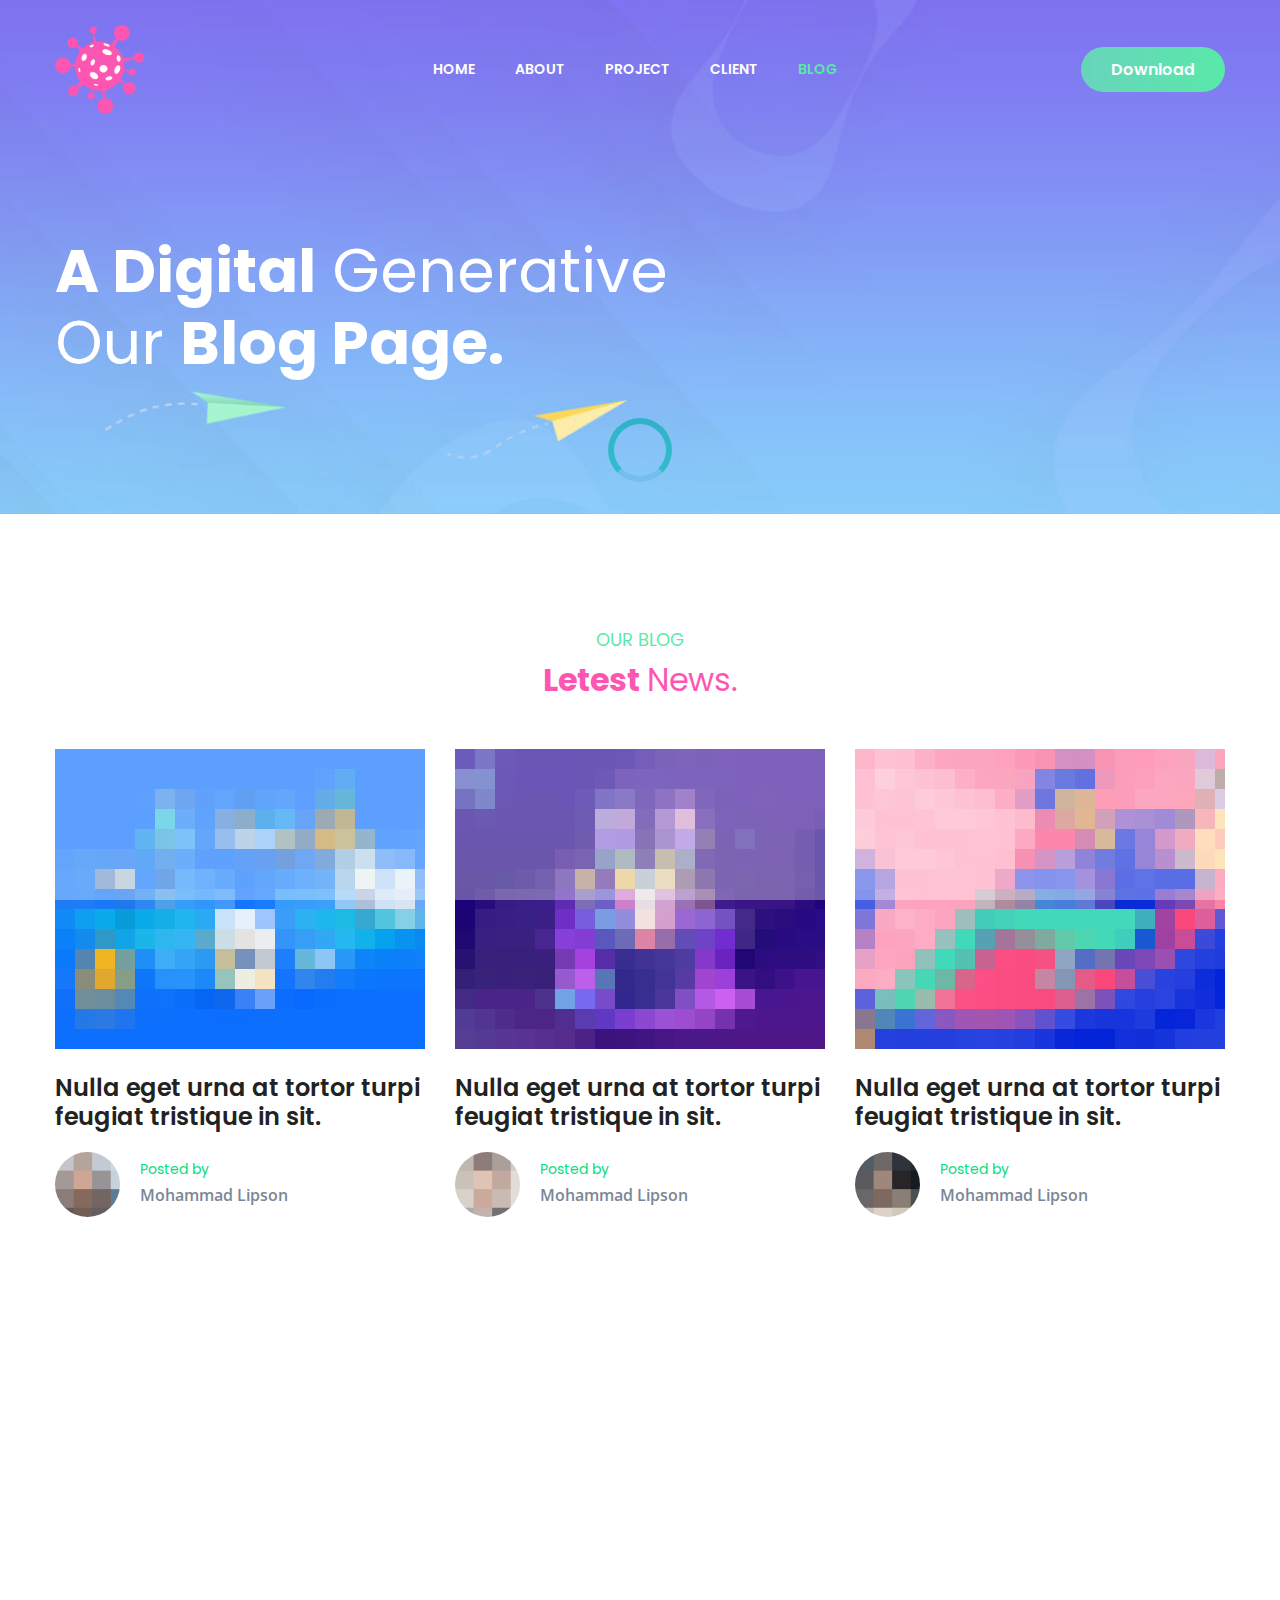
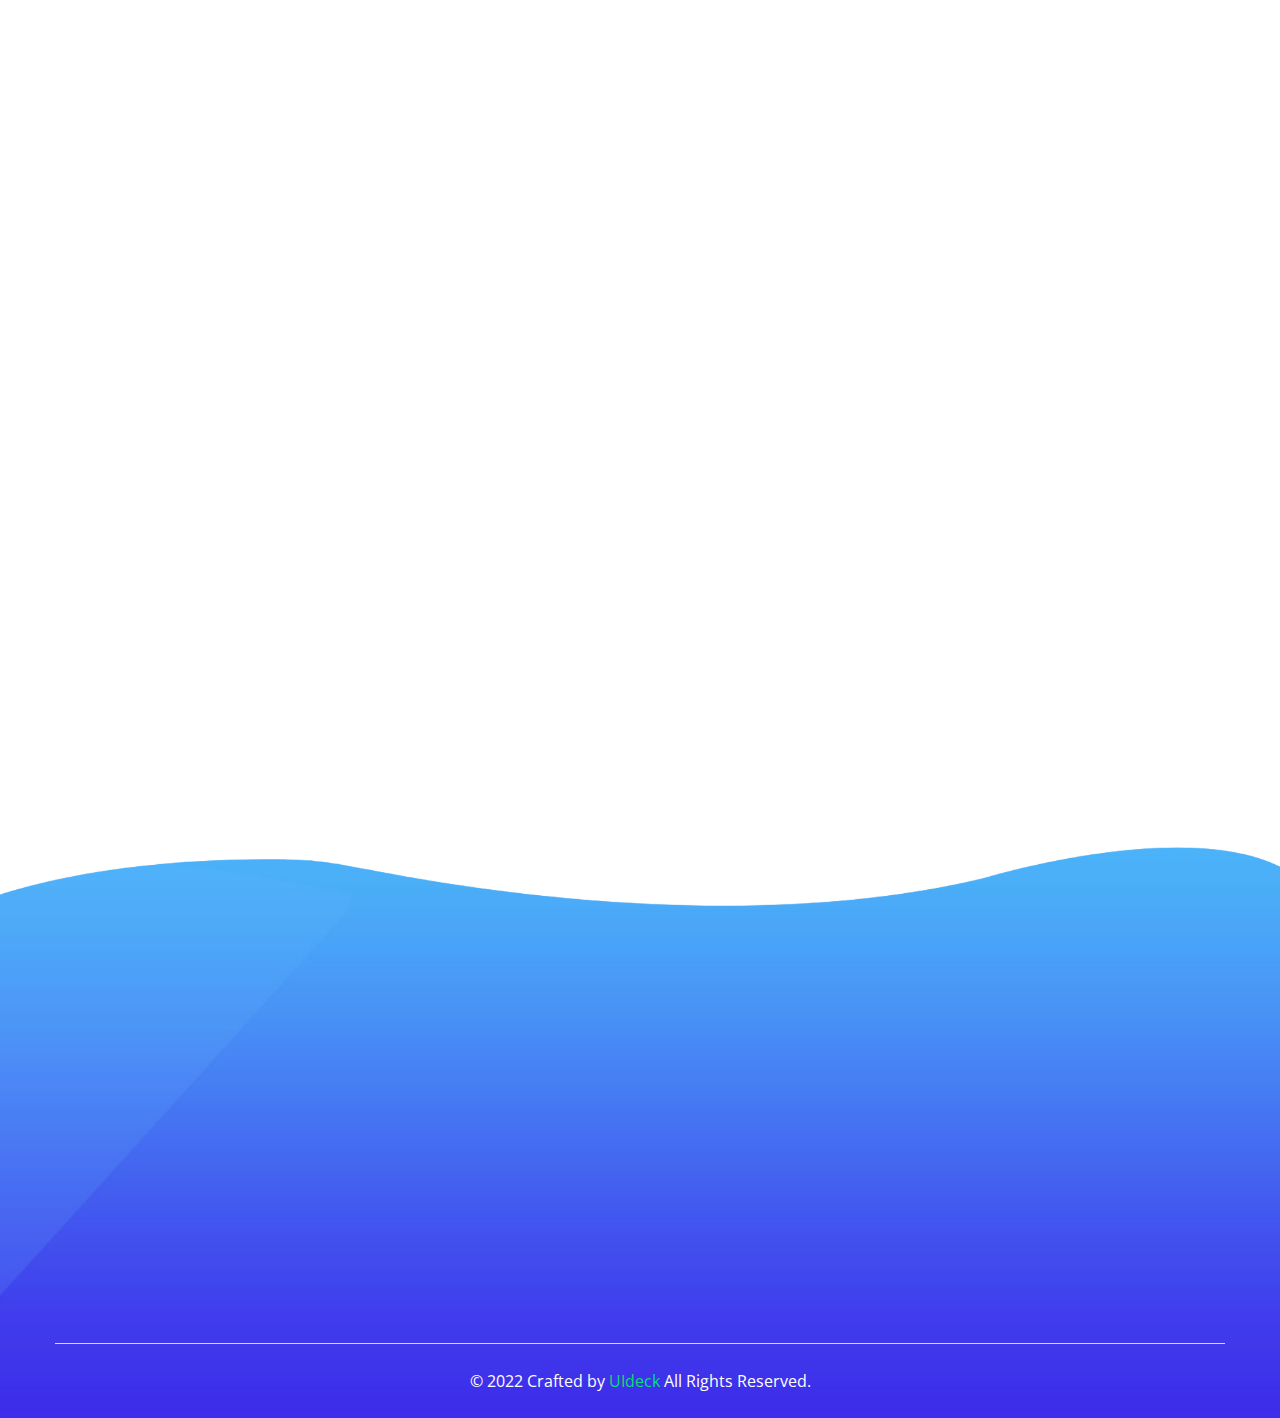
<file: blog.html>
<!doctype html>
<html class="no-js" lang="en">

<head>
    <meta charset="utf-8">

    <!--====== Title ======-->
    <title>Exlore | Blog</title>

    <meta name="description" content="">
    <meta name="viewport" content="width=device-width, initial-scale=1">

    <!--====== Favicon Icon ======-->
    <link rel="shortcut icon" href="assets/images/favicon.png" type="image/png">

    <!--====== Magnific Popup CSS ======-->
    <link rel="stylesheet" href="assets/css/magnific-popup.css">
        
    <!--====== Slick CSS ======-->
    <link rel="stylesheet" href="assets/css/slick.css">
        
    <!--====== Font Awesome CSS ======-->
    <link rel="stylesheet" href="assets/css/font-awesome.min.css">
        
    <!--====== Line Icons CSS ======-->
    <link rel="stylesheet" href="assets/css/LineIcons.css">
        
    <!--====== Animate CSS ======-->
    <link rel="stylesheet" href="assets/css/animate.css">
        
    <!--====== Bootstrap CSS ======-->
    <link rel="stylesheet" href="assets/css/bootstrap.min.css">
    
    <!--====== Default CSS ======-->
    <link rel="stylesheet" href="assets/css/default.css">
    
    <!--====== Style CSS ======-->
    <link rel="stylesheet" href="assets/css/style.css">

</head>

<body>
    <!--[if IE]>
    <p class="browserupgrade">You are using an <strong>outdated</strong> browser. Please <a href="https://browsehappy.com/">upgrade your browser</a> to improve your experience and security.</p>
  <![endif]-->


    <!--====== PRELOADER PART START ======-->

    <div class="preloader">
        <div class="loader">
            <div class="ytp-spinner">
                <div class="ytp-spinner-container">
                    <div class="ytp-spinner-rotator">
                        <div class="ytp-spinner-left">
                            <div class="ytp-spinner-circle"></div>
                        </div>
                        <div class="ytp-spinner-right">
                            <div class="ytp-spinner-circle"></div>
                        </div>
                    </div>
                </div>
            </div>
        </div>
    </div>

    <!--====== PRELOADER PART ENDS ======-->

    <!--====== HEADER PART START ======-->

    <header class="header-area">
        <div class="navbar-area">
            <div class="container">
                <div class="row">
                    <div class="col-lg-12">
                        <nav class="navbar navbar-expand-lg">
                            <a class="navbar-brand" href="index.html">
                                <img src="assets/images/logo.png" alt="Logo">
                            </a>
                            <button class="navbar-toggler" type="button" data-toggle="collapse" data-target="#navbarSupportedContent" aria-controls="navbarSupportedContent" aria-expanded="false" aria-label="Toggle navigation">
                                <span class="toggler-icon"></span>
                                <span class="toggler-icon"></span>
                                <span class="toggler-icon"></span>
                            </button>

                            <div class="collapse navbar-collapse sub-menu-bar" id="navbarSupportedContent">
                                <ul id="nav" class="navbar-nav m-auto">
                                    <li class="nav-item">
                                        <a href="#home">Home</a>
                                    </li>
                                    <li class="nav-item">
                                        <a href="#about">About </a>
                                    </li>
                                    <li class="nav-item">
                                        <a href="#project">Project</a>
                                    </li>
                                    <li class="nav-item">
                                        <a href="#client">Client</a>
                                    </li>
                                    <li class="nav-item active">
                                        <a href="#blog">Blog</a>
                                        <ul class="sub-menu">
                                            <li><a href="blog.html">Blog</a></li>
                                            <li><a href="blog-details.html">Blog Details</a></li>
                                        </ul> <!-- sub menu -->
                                    </li>
                                </ul>
                            </div> <!-- navbar collapse -->
                            
                            <div class="navbar-btn d-none d-sm-inline-block">
                                <a class="main-btn" data-scroll-nav="0" href="#pricing">Download</a>
                            </div>
                        </nav> <!-- navbar -->
                    </div>
                </div> <!-- row -->
            </div> <!-- container -->
        </div> <!-- navbar area -->

        <div class="page-banner bg_cover" style="background-image: url(assets/images/page-banner-1.jpg)">
            <div class="container">
                <div class="row">
                    <div class="col-lg-12">
                        <div class="page-banner-content wow fadeInUp" data-wow-duration="1s" data-wow-delay="0.2s">
                            <h3 class="page-title"><b>A Digital</b> Generative <br> Our <span>Blog Page.</span></h3>
                        </div> <!-- page banner content -->
                    </div>
                </div> <!-- row -->
            </div> <!-- container -->
        </div> <!-- page banner -->
    </header>

    <!--====== HEADER PART ENDS ======-->
    
    <!--====== BLOG PART START ======-->

    <section class="blog-area pt-115 pb-120">
        <div class="container">
            <div class="row justify-content-center">
                <div class="col-lg-4">
                    <div class="section-title text-center pb-20 wow fadeInUp" data-wow-duration="1s" data-wow-delay="0.3s">
                        <h6 class="sub-title">Our Blog</h6>
                        <h4 class="title">Letest <span>News.</span></h4>
                    </div> <!-- section title -->
                </div>
            </div> <!-- row -->
            <div class="row justify-content-center">
                <div class="col-lg-4 col-md-6 col-sm-8">
                    <div class="single-blog mt-30 wow fadeInUpBig" data-wow-duration="1s" data-wow-delay="0.3s">
                        <div class="blog-image">
                            <a href="blog-details.html"><img src="assets/images/news-1.jpg" alt="news"></a>
                        </div>
                        <div class="blog-content">
                            <h4 class="blog-title"><a href="blog-details.html">Nulla eget urna at tortor  turpi feugiat tristique in sit.</a></h4>
                            <div class="blog-author d-flex align-items-center">
                                <div class="author-image">
                                    <img src="assets/images/author-1.jpg" alt="author">
                                </div>
                                <div class="author-content media-body">
                                    <h6 class="sub-title">Posted by</h6>
                                    <p class="text">Mohammad  Lipson</p>
                                </div>
                            </div>
                        </div>
                    </div> <!-- single blog -->
                </div>
                <div class="col-lg-4 col-md-6 col-sm-8">
                    <div class="single-blog mt-30 wow fadeInUpBig" data-wow-duration="1s" data-wow-delay="0.6s">
                        <div class="blog-image">
                            <a href="blog-details.html"><img src="assets/images/news-2.jpg" alt="news"></a>
                        </div>
                        <div class="blog-content">
                            <h4 class="blog-title"><a href="blog-details.html">Nulla eget urna at tortor  turpi feugiat tristique in sit.</a></h4>
                            <div class="blog-author d-flex align-items-center">
                                <div class="author-image">
                                    <img src="assets/images/author-2.jpg" alt="author">
                                </div>
                                <div class="author-content media-body">
                                    <h6 class="sub-title">Posted by</h6>
                                    <p class="text">Mohammad  Lipson</p>
                                </div>
                            </div>
                        </div>
                    </div> <!-- single blog -->
                </div>
                <div class="col-lg-4 col-md-6 col-sm-8">
                    <div class="single-blog mt-30 wow fadeInUpBig" data-wow-duration="1s" data-wow-delay="0.9s">
                        <div class="blog-image">
                            <a href="blog-details.html"><img src="assets/images/news-3.jpg" alt="news"></a>
                        </div>
                        <div class="blog-content">
                            <h4 class="blog-title"><a href="blog-details.html">Nulla eget urna at tortor  turpi feugiat tristique in sit.</a></h4>
                            <div class="blog-author d-flex align-items-center">
                                <div class="author-image">
                                    <img src="assets/images/author-3.jpg" alt="author">
                                </div>
                                <div class="author-content media-body">
                                    <h6 class="sub-title">Posted by</h6>
                                    <p class="text">Mohammad  Lipson</p>
                                </div>
                            </div>
                        </div>
                    </div> <!-- single blog -->
                </div>
                <div class="col-lg-4 col-md-6 col-sm-8">
                    <div class="single-blog mt-30 wow fadeInUpBig" data-wow-duration="1s" data-wow-delay="0.3s">
                        <div class="blog-image">
                            <a href="blog-details.html"><img src="assets/images/news-4.jpg" alt="news"></a>
                        </div>
                        <div class="blog-content">
                            <h4 class="blog-title"><a href="blog-details.html">Nulla eget urna at tortor  turpi feugiat tristique in sit.</a></h4>
                            <div class="blog-author d-flex align-items-center">
                                <div class="author-image">
                                    <img src="assets/images/author-1.jpg" alt="author">
                                </div>
                                <div class="author-content media-body">
                                    <h6 class="sub-title">Posted by</h6>
                                    <p class="text">Mohammad  Lipson</p>
                                </div>
                            </div>
                        </div>
                    </div> <!-- single blog -->
                </div>
                <div class="col-lg-4 col-md-6 col-sm-8">
                    <div class="single-blog mt-30 wow fadeInUpBig" data-wow-duration="1s" data-wow-delay="0.6s">
                        <div class="blog-image">
                            <a href="blog-details.html"><img src="assets/images/news-5.jpg" alt="news"></a>
                        </div>
                        <div class="blog-content">
                            <h4 class="blog-title"><a href="blog-details.html">Nulla eget urna at tortor  turpi feugiat tristique in sit.</a></h4>
                            <div class="blog-author d-flex align-items-center">
                                <div class="author-image">
                                    <img src="assets/images/author-2.jpg" alt="author">
                                </div>
                                <div class="author-content media-body">
                                    <h6 class="sub-title">Posted by</h6>
                                    <p class="text">Mohammad  Lipson</p>
                                </div>
                            </div>
                        </div>
                    </div> <!-- single blog -->
                </div>
                <div class="col-lg-4 col-md-6 col-sm-8">
                    <div class="single-blog mt-30 wow fadeInUpBig" data-wow-duration="1s" data-wow-delay="0.9s">
                        <div class="blog-image">
                            <a href="blog-details.html"><img src="assets/images/news-6.jpg" alt="news"></a>
                        </div>
                        <div class="blog-content">
                            <h4 class="blog-title"><a href="blog-details.html">Nulla eget urna at tortor  turpi feugiat tristique in sit.</a></h4>
                            <div class="blog-author d-flex align-items-center">
                                <div class="author-image">
                                    <img src="assets/images/author-3.jpg" alt="author">
                                </div>
                                <div class="author-content media-body">
                                    <h6 class="sub-title">Posted by</h6>
                                    <p class="text">Mohammad  Lipson</p>
                                </div>
                            </div>
                        </div>
                    </div> <!-- single blog -->
                </div>
                <div class="col-lg-4 col-md-6 col-sm-8">
                    <div class="single-blog mt-30 wow fadeInUpBig" data-wow-duration="1s" data-wow-delay="0.3s">
                        <div class="blog-image">
                            <a href="blog-details.html"><img src="assets/images/news-7.jpg" alt="news"></a>
                        </div>
                        <div class="blog-content">
                            <h4 class="blog-title"><a href="blog-details.html">Nulla eget urna at tortor  turpi feugiat tristique in sit.</a></h4>
                            <div class="blog-author d-flex align-items-center">
                                <div class="author-image">
                                    <img src="assets/images/author-1.jpg" alt="author">
                                </div>
                                <div class="author-content media-body">
                                    <h6 class="sub-title">Posted by</h6>
                                    <p class="text">Mohammad  Lipson</p>
                                </div>
                            </div>
                        </div>
                    </div> <!-- single blog -->
                </div>
                <div class="col-lg-4 col-md-6 col-sm-8">
                    <div class="single-blog mt-30 wow fadeInUpBig" data-wow-duration="1s" data-wow-delay="0.6s">
                        <div class="blog-image">
                            <a href="blog-details.html"><img src="assets/images/news-8.jpg" alt="news"></a>
                        </div>
                        <div class="blog-content">
                            <h4 class="blog-title"><a href="blog-details.html">Nulla eget urna at tortor  turpi feugiat tristique in sit.</a></h4>
                            <div class="blog-author d-flex align-items-center">
                                <div class="author-image">
                                    <img src="assets/images/author-2.jpg" alt="author">
                                </div>
                                <div class="author-content media-body">
                                    <h6 class="sub-title">Posted by</h6>
                                    <p class="text">Mohammad  Lipson</p>
                                </div>
                            </div>
                        </div>
                    </div> <!-- single blog -->
                </div>
                <div class="col-lg-4 col-md-6 col-sm-8">
                    <div class="single-blog mt-30 wow fadeInUpBig" data-wow-duration="1s" data-wow-delay="0.9s">
                        <div class="blog-image">
                            <a href="blog-details.html"><img src="assets/images/news-9.jpg" alt="news"></a>
                        </div>
                        <div class="blog-content">
                            <h4 class="blog-title"><a href="blog-details.html">Nulla eget urna at tortor  turpi feugiat tristique in sit.</a></h4>
                            <div class="blog-author d-flex align-items-center">
                                <div class="author-image">
                                    <img src="assets/images/author-3.jpg" alt="author">
                                </div>
                                <div class="author-content media-body">
                                    <h6 class="sub-title">Posted by</h6>
                                    <p class="text">Mohammad  Lipson</p>
                                </div>
                            </div>
                        </div>
                    </div> <!-- single blog -->
                </div>
            </div> <!-- row -->
            <div class="row">
                <div class="col-lg-12">
                    <div class="project-btn mt-60 text-center wow fadeInUp" data-wow-duration="1s" data-wow-delay="0.3s">
                        <a class="main-btn" href="#">Load More</a>
                    </div> <!-- project btn -->
                </div>
            </div> <!-- row -->
        </div> <!-- container -->
    </section>

    <!--====== BLOG PART ENDS ======-->

    <!--====== FOOTER PART START ======-->
    
    <footer id="footer" class="footer-area bg_cover" style="background-image: url(assets/images/footer-bg.jpg)">
        <div class="footer-shape">
            <img src="assets/images/shape/footer-shape.png" alt="footer shape">
        </div> <!-- footer shape -->
        <div class="container">
            <div class="footer-widget pt-30 pb-70">
                <div class="row">
                    <div class="col-lg-3 col-sm-6 order-sm-1 order-lg-1">
                        <div class="footer-about pt-40 wow fadeInLeftBig" data-wow-duration="1s" data-wow-delay="0.3s">
                            <a href="#">
                                <img src="assets/images/logo.png" alt="Logo">
                            </a>
                            <p class="text">Lorem ipsum dolor sit amet, consectetur adipisicing elit. Repellendus, repudiandae! Totam, nemo sed? Provident.</p>
                        </div> <!-- footer about -->
                    </div>
                    <div class="col-lg-3 col-sm-6 order-sm-3 order-lg-2">
                        <div class="footer-link pt-40 wow fadeInLeftBig" data-wow-duration="1s" data-wow-delay="0.5s">
                            <div class="footer-title">
                                <h5 class="title">Services</h5>
                            </div>
                            <ul>
                                <li><a href="#">Seo Services</a></li>
                                <li><a href="#">Virtual Marketing</a></li>
                                <li><a href="#">Web Analytics</a></li>
                                <li><a href="#">Web Development</a></li>
                            </ul>
                        </div> <!-- footer link -->
                    </div>
                    <div class="col-lg-3 col-sm-6 order-sm-4 order-lg-3">
                        <div class="footer-link pt-40 wow fadeInLeftBig" data-wow-duration="1s" data-wow-delay="0.7s">
                            <div class="footer-title">
                                <h5 class="title">About Us</h5>
                            </div>
                            <ul>
                                <li><a href="#">Overview</a></li>
                                <li><a href="#">Why us</a></li>
                                <li><a href="#">Awards & Recognitions</a></li>
                                <li><a href="#">Team</a></li>
                                <li><a href="#">Client Reviews</a></li>
                            </ul>
                        </div> <!-- footer link -->
                    </div>
                    <div class="col-lg-3 col-sm-6 order-sm-2 order-lg-4">
                        <div class="footer-contact pt-40 wow fadeInLeftBig" data-wow-duration="1s" data-wow-delay="0.9s">
                            <div class="footer-title">
                                <h5 class="title">Client Reviews</h5>
                            </div>
                            <div class="contact pt-10">
                                <p class="text">123 Stree New York City , United <br> States Of America 750.</p>
                                <p class="text">explore@gmail.com</p>
                                <p class="text">+99 000 555 66 22</p>

                                <ul class="social mt-40">
                                    <li><a href="#"><i class="lni-facebook-filled"></i></a></li>
                                    <li><a href="#"><i class="lni-twitter"></i></a></li>
                                    <li><a href="#"><i class="lni-instagram-original"></i></a></li>
                                    <li><a href="#"><i class="lni-linkedin"></i></a></li>
                                </ul>
                            </div> <!-- contact -->
                        </div> <!-- footer contact -->
                    </div>
                </div> <!-- row -->
            </div> <!-- footer widget -->
            <div class="footer-copyright text-center">
                <p class="text">© 2022 Crafted by <a href="https://uideck.com" rel="nofollow">UIdeck</a> All Rights Reserved.</p>
            </div>
        </div> <!-- container -->
    </footer>
    
    <!--====== FOOTER PART ENDS ======-->

    <!--====== BACK TOP TOP PART START ======-->

    <a href="#" class="back-to-top"><i class="lni-chevron-up"></i></a>

    <!--====== BACK TOP TOP PART ENDS ======-->

    <!--====== PART START ======-->

<!--
    <section class="">
        <div class="container">
            <div class="row">
                <div class="col-lg-">
                    
                </div>
            </div>
        </div>
    </section>
-->

    <!--====== PART ENDS ======-->

    <!-- row -->


    <!--====== Jquery js ======-->
    <script src="assets/js/vendor/jquery-1.12.4.min.js"></script>
    <script src="assets/js/vendor/modernizr-3.7.1.min.js"></script>
    
    <!--====== Bootstrap js ======-->
    <script src="assets/js/popper.min.js"></script>
    <script src="assets/js/bootstrap.min.js"></script>
    
    <!--====== Slick js ======-->
    <script src="assets/js/slick.min.js"></script>
    
    <!--====== Ajax Contact js ======-->
    <script src="assets/js/ajax-contact.js"></script>
    
    <!--====== Isotope js ======-->
    <script src="assets/js/imagesloaded.pkgd.min.js"></script>
    <script src="assets/js/isotope.pkgd.min.js"></script>
    
    <!--====== Counter Up js ======-->
    <script src="assets/js/waypoints.min.js"></script>
    <script src="assets/js/jquery.counterup.min.js"></script>
    
    <!--====== WOW js ======-->
    <script src="assets/js/wow.min.js"></script>
    
    <!--====== Scrolling Nav js ======-->
    <script src="assets/js/jquery.easing.min.js"></script>
    <script src="assets/js/scrolling-nav.js"></script>
    
    <!--====== Scroll It js ======-->
    <script src="assets/js/scrollIt.min.js"></script>
    
    <!--====== Magnific Popup js ======-->
    <script src="assets/js/jquery.magnific-popup.min.js"></script>
    
    <!--====== Main js ======-->
    <script src="assets/js/main.js"></script>

</body>

</html>
</file>
<file: assets/css/default.css>
/* Deafult Margin & Padding */
/*-- Margin Top --*/
.mt-5 {
	margin-top: 5px;
}
.mt-10 {
	margin-top: 10px;
}
.mt-15 {
	margin-top: 15px;
}
.mt-20 {
	margin-top: 20px;
}
.mt-25 {
	margin-top: 25px;
}
.mt-30 {
	margin-top: 30px;
}
.mt-35 {
	margin-top: 35px;
}
.mt-40 {
	margin-top: 40px;
}
.mt-45 {
	margin-top: 45px;
}
.mt-50 {
	margin-top: 50px;
}
.mt-55 {
	margin-top: 55px;
}
.mt-60 {
	margin-top: 60px;
}
.mt-65 {
	margin-top: 65px;
}
.mt-70 {
	margin-top: 70px;
}
.mt-75 {
	margin-top: 75px;
}
.mt-80 {
	margin-top: 80px;
}
.mt-85 {
	margin-top: 85px;
}
.mt-90 {
	margin-top: 90px;
}
.mt-95 {
	margin-top: 95px;
}
.mt-100 {
	margin-top: 100px;
}
.mt-105 {
	margin-top: 105px;
}
.mt-110 {
	margin-top: 110px;
}
.mt-115 {
	margin-top: 115px;
}
.mt-120 {
	margin-top: 120px;
}
.mt-125 {
	margin-top: 125px;
}
.mt-130 {
	margin-top: 130px;
}
.mt-135 {
	margin-top: 135px;
}
.mt-140 {
	margin-top: 140px;
}
.mt-145 {
	margin-top: 145px;
}
.mt-150 {
	margin-top: 150px;
}
.mt-155 {
	margin-top: 155px;
}
.mt-160 {
	margin-top: 160px;
}
.mt-165 {
	margin-top: 165px;
}
.mt-170 {
	margin-top: 170px;
}
.mt-175 {
	margin-top: 175px;
}
.mt-180 {
	margin-top: 180px;
}
.mt-185 {
	margin-top: 185px;
}
.mt-190 {
	margin-top: 190px;
}
.mt-195 {
	margin-top: 195px;
}
.mt-200 {
	margin-top: 200px;
}
/*-- Margin Bottom --*/

.mb-5 {
	margin-bottom: 5px;
}
.mb-10 {
	margin-bottom: 10px;
}
.mb-15 {
	margin-bottom: 15px;
}
.mb-20 {
	margin-bottom: 20px;
}
.mb-25 {
	margin-bottom: 25px;
}
.mb-30 {
	margin-bottom: 30px;
}
.mb-35 {
	margin-bottom: 35px;
}
.mb-40 {
	margin-bottom: 40px;
}
.mb-45 {
	margin-bottom: 45px;
}
.mb-50 {
	margin-bottom: 50px;
}
.mb-55 {
	margin-bottom: 55px;
}
.mb-60 {
	margin-bottom: 60px;
}
.mb-65 {
	margin-bottom: 65px;
}
.mb-70 {
	margin-bottom: 70px;
}
.mb-75 {
	margin-bottom: 75px;
}
.mb-80 {
	margin-bottom: 80px;
}
.mb-85 {
	margin-bottom: 85px;
}
.mb-90 {
	margin-bottom: 90px;
}
.mb-95 {
	margin-bottom: 95px;
}
.mb-100 {
	margin-bottom: 100px;
}
.mb-105 {
	margin-bottom: 105px;
}
.mb-110 {
	margin-bottom: 110px;
}
.mb-115 {
	margin-bottom: 115px;
}
.mb-120 {
	margin-bottom: 120px;
}
.mb-125 {
	margin-bottom: 125px;
}
.mb-130 {
	margin-bottom: 130px;
}
.mb-135 {
	margin-bottom: 135px;
}
.mb-140 {
	margin-bottom: 140px;
}
.mb-145 {
	margin-bottom: 145px;
}
.mb-150 {
	margin-bottom: 150px;
}
.mb-155 {
	margin-bottom: 155px;
}
.mb-160 {
	margin-bottom: 160px;
}
.mb-165 {
	margin-bottom: 165px;
}
.mb-170 {
	margin-bottom: 170px;
}
.mb-175 {
	margin-bottom: 175px;
}
.mb-180 {
	margin-bottom: 180px;
}
.mb-185 {
	margin-bottom: 185px;
}
.mb-190 {
	margin-bottom: 190px;
}
.mb-195 {
	margin-bottom: 195px;
}
.mb-200 {
	margin-bottom: 200px;
}
/*-- margin left --*/
.ml-5 {
	margin-left: 5px;
}
.ml-10 {
	margin-left: 10px;
}
.ml-15 {
	margin-left: 15px;
}
.ml-20 {
	margin-left: 20px;
}
.ml-25 {
	margin-left: 25px;
}
.ml-30 {
	margin-left: 30px;
}
.ml-35 {
	margin-left: 35px;
}
.ml-40 {
	margin-left: 40px;
}
.ml-45 {
	margin-left: 45px;
}
.ml-50 {
	margin-left: 50px;
}
.ml-55 {
	margin-left: 55px;
}
.ml-60 {
	margin-left: 60px;
}
.ml-65 {
	margin-left: 65px;
}
.ml-70 {
	margin-left: 70px;
}
.ml-75 {
	margin-left: 75px;
}
.ml-80 {
	margin-left: 80px;
}
.ml-85 {
	margin-left: 85px;
}
.ml-90 {
	margin-left: 90px;
}
.ml-95 {
	margin-left: 95px;
}
.ml-100 {
	margin-left: 100px;
}
.ml-105 {
	margin-left: 105px;
}
.ml-110 {
	margin-left: 110px;
}
.ml-115 {
	margin-left: 115px;
}
.ml-120 {
	margin-left: 120px;
}
.ml-125 {
	margin-left: 125px;
}
.ml-130 {
	margin-left: 130px;
}
.ml-135 {
	margin-left: 135px;
}
.ml-140 {
	margin-left: 140px;
}
.ml-145 {
	margin-left: 145px;
}
.ml-150 {
	margin-left: 150px;
}
.ml-155 {
	margin-left: 155px;
}
.ml-160 {
	margin-left: 160px;
}
.ml-165 {
	margin-left: 165px;
}
.ml-170 {
	margin-left: 170px;
}
.ml-175 {
	margin-left: 175px;
}
.ml-180 {
	margin-left: 180px;
}
.ml-185 {
	margin-left: 185px;
}
.ml-190 {
	margin-left: 190px;
}
.ml-195 {
	margin-left: 195px;
}
.ml-200 {
	margin-left: 200px;
}
/*-- margin right --*/
.mr-5 {
	margin-right: 5px;
}
.mr-10 {
	margin-right: 10px;
}
.mr-15 {
	margin-right: 15px;
}
.mr-20 {
	margin-right: 20px;
}
.mr-25 {
	margin-right: 25px;
}
.mr-30 {
	margin-right: 30px;
}
.mr-35 {
	margin-right: 35px;
}
.mr-40 {
	margin-right: 40px;
}
.mr-45 {
	margin-right: 45px;
}
.mr-50 {
	margin-right: 50px;
}
.mr-55 {
	margin-right: 55px;
}
.mr-60 {
	margin-right: 60px;
}
.mr-65 {
	margin-right: 65px;
}
.mr-70 {
	margin-right: 70px;
}
.mr-75 {
	margin-right: 75px;
}
.mr-80 {
	margin-right: 80px;
}
.mr-85 {
	margin-right: 85px;
}
.mr-90 {
	margin-right: 90px;
}
.mr-95 {
	margin-right: 95px;
}
.mr-100 {
	margin-right: 100px;
}
.mr-105 {
	margin-right: 105px;
}
.mr-110 {
	margin-right: 110px;
}
.mr-115 {
	margin-right: 115px;
}
.mr-120 {
	margin-right: 120px;
}
.mr-125 {
	margin-right: 125px;
}
.mr-130 {
	margin-right: 130px;
}
.mr-135 {
	margin-right: 135px;
}
.mr-140 {
	margin-right: 140px;
}
.mr-145 {
	margin-right: 145px;
}
.mr-150 {
	margin-right: 150px;
}
.mr-155 {
	margin-right: 155px;
}
.mr-160 {
	margin-right: 160px;
}
.mr-165 {
	margin-right: 165px;
}
.mr-170 {
	margin-right: 170px;
}
.mr-175 {
	margin-right: 175px;
}
.mr-180 {
	margin-right: 180px;
}
.mr-185 {
	margin-right: 185px;
}
.mr-190 {
	margin-right: 190px;
}
.mr-195 {
	margin-right: 195px;
}
.mr-200 {
	margin-right: 200px;
}


/*-- Padding Top --*/

.pt-5 {
	padding-top: 5px;
}
.pt-10 {
	padding-top: 10px;
}
.pt-15 {
	padding-top: 15px;
}
.pt-20 {
	padding-top: 20px;
}
.pt-25 {
	padding-top: 25px;
}
.pt-30 {
	padding-top: 30px;
}
.pt-35 {
	padding-top: 35px;
}
.pt-40 {
	padding-top: 40px;
}
.pt-45 {
	padding-top: 45px;
}
.pt-50 {
	padding-top: 50px;
}
.pt-55 {
	padding-top: 55px;
}
.pt-60 {
	padding-top: 60px;
}
.pt-65 {
	padding-top: 65px;
}
.pt-70 {
	padding-top: 70px;
}
.pt-75 {
	padding-top: 75px;
}
.pt-80 {
	padding-top: 80px;
}
.pt-85 {
	padding-top: 85px;
}
.pt-90 {
	padding-top: 90px;
}
.pt-95 {
	padding-top: 95px;
}
.pt-100 {
	padding-top: 100px;
}
.pt-105 {
	padding-top: 105px;
}
.pt-110 {
	padding-top: 110px;
}
.pt-115 {
	padding-top: 115px;
}
.pt-120 {
	padding-top: 120px;
}
.pt-125 {
	padding-top: 125px;
}
.pt-130 {
	padding-top: 130px;
}
.pt-135 {
	padding-top: 135px;
}
.pt-140 {
	padding-top: 140px;
}
.pt-145 {
	padding-top: 145px;
}
.pt-150 {
	padding-top: 150px;
}
.pt-155 {
	padding-top: 155px;
}
.pt-160 {
	padding-top: 160px;
}
.pt-165 {
	padding-top: 165px;
}
.pt-170 {
	padding-top: 170px;
}
.pt-175 {
	padding-top: 175px;
}
.pt-180 {
	padding-top: 180px;
}
.pt-185 {
	padding-top: 185px;
}
.pt-190 {
	padding-top: 190px;
}
.pt-195 {
	padding-top: 195px;
}
.pt-200 {
	padding-top: 200px;
}
/*-- Padding Bottom --*/

.pb-5 {
	padding-bottom: 5px;
}
.pb-10 {
	padding-bottom: 10px;
}
.pb-15 {
	padding-bottom: 15px;
}
.pb-20 {
	padding-bottom: 20px;
}
.pb-25 {
	padding-bottom: 25px;
}
.pb-30 {
	padding-bottom: 30px;
}
.pb-35 {
	padding-bottom: 35px;
}
.pb-40 {
	padding-bottom: 40px;
}
.pb-45 {
	padding-bottom: 45px;
}
.pb-50 {
	padding-bottom: 50px;
}
.pb-55 {
	padding-bottom: 55px;
}
.pb-60 {
	padding-bottom: 60px;
}
.pb-65 {
	padding-bottom: 65px;
}
.pb-70 {
	padding-bottom: 70px;
}
.pb-75 {
	padding-bottom: 75px;
}
.pb-80 {
	padding-bottom: 80px;
}
.pb-85 {
	padding-bottom: 85px;
}
.pb-90 {
	padding-bottom: 90px;
}
.pb-95 {
	padding-bottom: 95px;
}
.pb-100 {
	padding-bottom: 100px;
}
.pb-105 {
	padding-bottom: 105px;
}
.pb-110 {
	padding-bottom: 110px;
}
.pb-115 {
	padding-bottom: 115px;
}
.pb-120 {
	padding-bottom: 120px;
}
.pb-125 {
	padding-bottom: 125px;
}
.pb-130 {
	padding-bottom: 130px;
}
.pb-135 {
	padding-bottom: 135px;
}
.pb-140 {
	padding-bottom: 140px;
}
.pb-145 {
	padding-bottom: 145px;
}
.pb-150 {
	padding-bottom: 150px;
}
.pb-155 {
	padding-bottom: 155px;
}
.pb-160 {
	padding-bottom: 160px;
}
.pb-165 {
	padding-bottom: 165px;
}
.pb-170 {
	padding-bottom: 170px;
}
.pb-175 {
	padding-bottom: 175px;
}
.pb-180 {
	padding-bottom: 180px;
}
.pb-185 {
	padding-bottom: 185px;
}
.pb-190 {
	padding-bottom: 190px;
}
.pb-195 {
	padding-bottom: 195px;
}
.pb-200 {
	padding-bottom: 200px;
}

/*-- Padding left --*/

.pl-0 {
	padding-left: 0px;
}
.pl-5 {
	padding-left: 5px;
}
.pl-10 {
	padding-left: 10px;
}
.pl-15 {
	padding-left: 15px;
}
.pl-20 {
	padding-left: 20px;
}
.pl-25 {
	padding-left: 25px;
}
.pl-30 {
	padding-left: 30px;
}
.pl-35 {
	padding-left: 35px;
}
.pl-40 {
	padding-left: 40px;
}
.pl-45 {
	padding-left: 45px;
}
.pl-50 {
	padding-left: 50px;
}
.pl-55 {
	padding-left: 55px;
}
.pl-60 {
	padding-left: 60px;
}
.pl-65 {
	padding-left: 65px;
}
.pl-70 {
	padding-left: 70px;
}
.pl-75 {
	padding-left: 75px;
}
.pl-80 {
	padding-left: 80px;
}
.pl-85 {
	padding-left: 85px;
}
.pl-90 {
	padding-left: 90px;
}
.pl-100 {
	padding-left: 100px;
}
.pl-105 {
	padding-left: 105px;
}
.pl-110 {
	padding-left: 110px;
}
.pl-115 {
	padding-left: 115px;
}
.pl-120 {
	padding-left: 120px;
}
.pl-125 {
	padding-left: 125px;
}
/*-- Padding right --*/

.pr-0 {
	padding-right: 0px;
}
.pr-5 {
	padding-right: 5px;
}
.pr-10 {
	padding-right: 10px;
}
.pr-15 {
	padding-right: 15px;
}
.pr-20 {
	padding-right: 20px;
}
.pr-25 {
	padding-right: 25px;
}
.pr-30 {
	padding-right: 30px;
}
.pr-35 {
	padding-right: 35px;
}
.pr-40 {
	padding-right: 40px;
}
.pr-45 {
	padding-right: 45px;
}
.pr-50 {
	padding-right: 50px;
}
.pr-55 {
	padding-right: 55px;
}
.pr-60 {
	padding-right: 60px;
}
.pr-65 {
	padding-right: 65px;
}
.pr-70 {
	padding-right: 70px;
}
.pr-75 {
	padding-right: 75px;
}
.pr-80 {
	padding-right: 80px;
}
.pr-85 {
	padding-right: 85px;
}
.pr-90 {
	padding-right: 90px;
}
.pr-95 {
	padding-right: 95px;
}
.pr-100 {
	padding-right: 100px;
}
.pr-105 {
	padding-right: 105px;
}
/* Background Color */

.gray-bg {
	background: #f6f6f6;
}
.white-bg {
	background: #fff;
}
.black-bg {
	background: #222;
}
/* Color */

.white {
	color: #fff;
}
.black {
	color: #222;
}
/* black overlay */

[data-overlay] {
	position: relative;
}
[data-overlay]::before {
	background: #000 none repeat scroll 0 0;
	content: "";
	height: 100%;
	left: 0;
	position: absolute;
	top: 0;
	width: 100%;
	z-index: 1;
}
[data-overlay="3"]::before {
	opacity: 0.3;
}
[data-overlay="4"]::before {
	opacity: 0.4;
}
[data-overlay="5"]::before {
	opacity: 0.5;
}
[data-overlay="6"]::before {
	opacity: 0.6;
}
[data-overlay="7"]::before {
	opacity: 0.7;
}
[data-overlay="8"]::before {
	opacity: 0.8;
}
[data-overlay="9"]::before {
	opacity: 0.9;
}
</file>
<file: assets/css/style.css>
/*-----------------------------------------------------------------------------------

    Template Name: Explore
    Template URI: uideck.com/templates/explore
    Description: 
    Author: Uideck
    Author URI: https://uideck.com/
    Support: https://uideck.com/support/
    Version: 1.0

-----------------------------------------------------------------------------------

    CSS INDEX
    ===================

    01.COMMON
    02.HEADER
    03.ABOUT
    04.ANALYSIS
    05.PROJECT
    06.SERVICE
    07.TESTIMONIAL
    08.BRAND
    09.APP DOWNLOAD
    10.BL0G
    11.FOOTER
    12.PAGE BANNER
    13.BL0G DETAILS

-----------------------------------------------------------------------------------*/
/*===========================
    01.COMMON css 
===========================*/
@import url("https://fonts.googleapis.com/css?family=Open+Sans:300,400,600,700|Poppins:300,400,500,600,700&display=swap");
body {
  font-family: "Open Sans", sans-serif;
  font-weight: normal;
  font-style: normal;
  color: #798795;
  overflow-X: hidden; }

* {
  margin: 0;
  padding: 0;
  -webkit-box-sizing: border-box;
  -moz-box-sizing: border-box;
  box-sizing: border-box; }

img {
  max-width: 100%; }

a:focus,
input:focus,
textarea:focus,
button:focus {
  text-decoration: none;
  outline: none; }

a:focus,
a:hover {
  text-decoration: none; }

i,
span,
a {
  display: inline-block; }

audio,
canvas,
iframe,
img,
svg,
video {
  vertical-align: middle; }

h1,
h2,
h3,
h4,
h5,
h6 {
  font-family: "Poppins", sans-serif;
  font-weight: 700;
  color: #fc008b;
  margin: 0px; }

h1 {
  font-size: 48px; }

h2 {
  font-size: 36px; }

h3 {
  font-size: 28px; }

h4 {
  font-size: 22px; }

h5 {
  font-size: 18px; }

h6 {
  font-size: 16px; }

ul, ol {
  margin: 0px;
  padding: 0px;
  list-style-type: none; }

p {
  font-size: 14px;
  font-weight: 400;
  line-height: 24px;
  color: #798795;
  margin: 0px;
  font-family: "Open Sans", sans-serif; }

.bg_cover {
  background-position: center center;
  background-size: cover;
  background-repeat: no-repeat;
  width: 100%;
  height: 100%; }

/*===== All Button Style =====*/
.main-btn {
  display: inline-block;
  font-weight: 600;
  font-family: "Poppins", sans-serif;
  text-align: center;
  white-space: nowrap;
  vertical-align: middle;
  -webkit-user-select: none;
  -moz-user-select: none;
  -ms-user-select: none;
  user-select: none;
  border: 2px solid #05de7d;
  padding: 0 30px;
  font-size: 16px;
  height: 55px;
  line-height: 51px;
  border-radius: 50px;
  color: #fff;
  cursor: pointer;
  z-index: 5;
  -webkit-transition: all 0.4s linear;
  -moz-transition: all 0.4s linear;
  -ms-transition: all 0.4s linear;
  -o-transition: all 0.4s linear;
  transition: all 0.4s linear;
  background-color: #05de7d; }
  .main-btn:hover {
    background-color: rgba(5, 222, 125, 0.3);
    color: #05de7d;
    border-color: #05de7d; }
  .main-btn.main-btn-2 {
    background-color: #fff;
    color: #fc008b;
    border-color: #05de7d; }
    .main-btn.main-btn-2:hover {
      background-color: rgba(5, 222, 125, 0.3);
      border-color: #05de7d; }

/*===== All Section Title Style =====*/
.section-title .sub-title {
  font-size: 18px;
  font-weight: 400;
  color: #05de7d;
  text-transform: uppercase; }
  @media (max-width: 767px) {
    .section-title .sub-title {
      font-size: 16px; } }
.section-title .title {
  font-size: 32px;
  padding-top: 10px; }
  @media only screen and (min-width: 992px) and (max-width: 1199px) {
    .section-title .title {
      font-size: 30px; } }
  @media (max-width: 767px) {
    .section-title .title {
      font-size: 24px; } }
  .section-title .title span {
    font-weight: 400;
    display: contents; }

/*===== All Slick Slide Outline Style =====*/
.slick-slide {
  outline: 0; }

/*===== All Preloader Style =====*/
.preloader {
  /* Body Overlay */
  position: fixed;
  top: 0;
  left: 0;
  display: table;
  height: 100%;
  width: 100%;
  /* Change Background Color */
  background: #fff;
  z-index: 99999; }
  .preloader .loader {
    display: table-cell;
    vertical-align: middle;
    text-align: center; }
    .preloader .loader .ytp-spinner {
      position: absolute;
      left: 50%;
      top: 50%;
      width: 64px;
      margin-left: -32px;
      z-index: 18;
      pointer-events: none; }
      .preloader .loader .ytp-spinner .ytp-spinner-container {
        pointer-events: none;
        position: absolute;
        width: 100%;
        padding-bottom: 100%;
        top: 50%;
        left: 50%;
        margin-top: -50%;
        margin-left: -50%;
        -webkit-animation: ytp-spinner-linspin 1568.23529647ms linear infinite;
        -moz-animation: ytp-spinner-linspin 1568.23529647ms linear infinite;
        -o-animation: ytp-spinner-linspin 1568.23529647ms linear infinite;
        animation: ytp-spinner-linspin 1568.23529647ms linear infinite; }
        .preloader .loader .ytp-spinner .ytp-spinner-container .ytp-spinner-rotator {
          position: absolute;
          width: 100%;
          height: 100%;
          -webkit-animation: ytp-spinner-easespin 5332ms cubic-bezier(0.4, 0, 0.2, 1) infinite both;
          -moz-animation: ytp-spinner-easespin 5332ms cubic-bezier(0.4, 0, 0.2, 1) infinite both;
          -o-animation: ytp-spinner-easespin 5332ms cubic-bezier(0.4, 0, 0.2, 1) infinite both;
          animation: ytp-spinner-easespin 5332ms cubic-bezier(0.4, 0, 0.2, 1) infinite both; }
          .preloader .loader .ytp-spinner .ytp-spinner-container .ytp-spinner-rotator .ytp-spinner-left {
            position: absolute;
            top: 0;
            left: 0;
            bottom: 0;
            overflow: hidden;
            right: 50%; }
          .preloader .loader .ytp-spinner .ytp-spinner-container .ytp-spinner-rotator .ytp-spinner-right {
            position: absolute;
            top: 0;
            right: 0;
            bottom: 0;
            overflow: hidden;
            left: 50%; }
    .preloader .loader .ytp-spinner-circle {
      box-sizing: border-box;
      position: absolute;
      width: 200%;
      height: 100%;
      border-style: solid;
      /* Spinner Color */
      border-color: #05de7d #05de7d #d0ddea;
      border-radius: 50%;
      border-width: 6px; }
    .preloader .loader .ytp-spinner-left .ytp-spinner-circle {
      left: 0;
      right: -100%;
      border-right-color: #d0ddea;
      -webkit-animation: ytp-spinner-left-spin 1333ms cubic-bezier(0.4, 0, 0.2, 1) infinite both;
      -moz-animation: ytp-spinner-left-spin 1333ms cubic-bezier(0.4, 0, 0.2, 1) infinite both;
      -o-animation: ytp-spinner-left-spin 1333ms cubic-bezier(0.4, 0, 0.2, 1) infinite both;
      animation: ytp-spinner-left-spin 1333ms cubic-bezier(0.4, 0, 0.2, 1) infinite both; }
    .preloader .loader .ytp-spinner-right .ytp-spinner-circle {
      left: -100%;
      right: 0;
      border-left-color: #d0ddea;
      -webkit-animation: ytp-right-spin 1333ms cubic-bezier(0.4, 0, 0.2, 1) infinite both;
      -moz-animation: ytp-right-spin 1333ms cubic-bezier(0.4, 0, 0.2, 1) infinite both;
      -o-animation: ytp-right-spin 1333ms cubic-bezier(0.4, 0, 0.2, 1) infinite both;
      animation: ytp-right-spin 1333ms cubic-bezier(0.4, 0, 0.2, 1) infinite both; }

/* Preloader Animations */
@-webkit-keyframes ytp-spinner-linspin {
  to {
    -webkit-transform: rotate(360deg);
    -moz-transform: rotate(360deg);
    -ms-transform: rotate(360deg);
    -o-transform: rotate(360deg);
    transform: rotate(360deg); } }
@keyframes ytp-spinner-linspin {
  to {
    -webkit-transform: rotate(360deg);
    -moz-transform: rotate(360deg);
    -ms-transform: rotate(360deg);
    -o-transform: rotate(360deg);
    transform: rotate(360deg); } }
@-webkit-keyframes ytp-spinner-easespin {
  12.5% {
    -webkit-transform: rotate(135deg);
    -moz-transform: rotate(135deg);
    -ms-transform: rotate(135deg);
    -o-transform: rotate(135deg);
    transform: rotate(135deg); }
  25% {
    -webkit-transform: rotate(270deg);
    -moz-transform: rotate(270deg);
    -ms-transform: rotate(270deg);
    -o-transform: rotate(270deg);
    transform: rotate(270deg); }
  37.5% {
    -webkit-transform: rotate(405deg);
    -moz-transform: rotate(405deg);
    -ms-transform: rotate(405deg);
    -o-transform: rotate(405deg);
    transform: rotate(405deg); }
  50% {
    -webkit-transform: rotate(540deg);
    -moz-transform: rotate(540deg);
    -ms-transform: rotate(540deg);
    -o-transform: rotate(540deg);
    transform: rotate(540deg); }
  62.5% {
    -webkit-transform: rotate(675deg);
    -moz-transform: rotate(675deg);
    -ms-transform: rotate(675deg);
    -o-transform: rotate(675deg);
    transform: rotate(675deg); }
  75% {
    -webkit-transform: rotate(810deg);
    -moz-transform: rotate(810deg);
    -ms-transform: rotate(810deg);
    -o-transform: rotate(810deg);
    transform: rotate(810deg); }
  87.5% {
    -webkit-transform: rotate(945deg);
    -moz-transform: rotate(945deg);
    -ms-transform: rotate(945deg);
    -o-transform: rotate(945deg);
    transform: rotate(945deg); }
  to {
    -webkit-transform: rotate(1080deg);
    -moz-transform: rotate(1080deg);
    -ms-transform: rotate(1080deg);
    -o-transform: rotate(1080deg);
    transform: rotate(1080deg); } }
@keyframes ytp-spinner-easespin {
  12.5% {
    -webkit-transform: rotate(135deg);
    -moz-transform: rotate(135deg);
    -ms-transform: rotate(135deg);
    -o-transform: rotate(135deg);
    transform: rotate(135deg); }
  25% {
    -webkit-transform: rotate(270deg);
    -moz-transform: rotate(270deg);
    -ms-transform: rotate(270deg);
    -o-transform: rotate(270deg);
    transform: rotate(270deg); }
  37.5% {
    -webkit-transform: rotate(405deg);
    -moz-transform: rotate(405deg);
    -ms-transform: rotate(405deg);
    -o-transform: rotate(405deg);
    transform: rotate(405deg); }
  50% {
    -webkit-transform: rotate(540deg);
    -moz-transform: rotate(540deg);
    -ms-transform: rotate(540deg);
    -o-transform: rotate(540deg);
    transform: rotate(540deg); }
  62.5% {
    -webkit-transform: rotate(675deg);
    -moz-transform: rotate(675deg);
    -ms-transform: rotate(675deg);
    -o-transform: rotate(675deg);
    transform: rotate(675deg); }
  75% {
    -webkit-transform: rotate(810deg);
    -moz-transform: rotate(810deg);
    -ms-transform: rotate(810deg);
    -o-transform: rotate(810deg);
    transform: rotate(810deg); }
  87.5% {
    -webkit-transform: rotate(945deg);
    -moz-transform: rotate(945deg);
    -ms-transform: rotate(945deg);
    -o-transform: rotate(945deg);
    transform: rotate(945deg); }
  to {
    -webkit-transform: rotate(1080deg);
    -moz-transform: rotate(1080deg);
    -ms-transform: rotate(1080deg);
    -o-transform: rotate(1080deg);
    transform: rotate(1080deg); } }
@-webkit-keyframes ytp-spinner-left-spin {
  0% {
    -webkit-transform: rotate(130deg);
    -moz-transform: rotate(130deg);
    -ms-transform: rotate(130deg);
    -o-transform: rotate(130deg);
    transform: rotate(130deg); }
  50% {
    -webkit-transform: rotate(-5deg);
    -moz-transform: rotate(-5deg);
    -ms-transform: rotate(-5deg);
    -o-transform: rotate(-5deg);
    transform: rotate(-5deg); }
  to {
    -webkit-transform: rotate(130deg);
    -moz-transform: rotate(130deg);
    -ms-transform: rotate(130deg);
    -o-transform: rotate(130deg);
    transform: rotate(130deg); } }
@keyframes ytp-spinner-left-spin {
  0% {
    -webkit-transform: rotate(130deg);
    -moz-transform: rotate(130deg);
    -ms-transform: rotate(130deg);
    -o-transform: rotate(130deg);
    transform: rotate(130deg); }
  50% {
    -webkit-transform: rotate(-5deg);
    -moz-transform: rotate(-5deg);
    -ms-transform: rotate(-5deg);
    -o-transform: rotate(-5deg);
    transform: rotate(-5deg); }
  to {
    -webkit-transform: rotate(130deg);
    -moz-transform: rotate(130deg);
    -ms-transform: rotate(130deg);
    -o-transform: rotate(130deg);
    transform: rotate(130deg); } }
@-webkit-keyframes ytp-right-spin {
  0% {
    -webkit-transform: rotate(-130deg);
    -moz-transform: rotate(-130deg);
    -ms-transform: rotate(-130deg);
    -o-transform: rotate(-130deg);
    transform: rotate(-130deg); }
  50% {
    -webkit-transform: rotate(5deg);
    -moz-transform: rotate(5deg);
    -ms-transform: rotate(5deg);
    -o-transform: rotate(5deg);
    transform: rotate(5deg); }
  to {
    -webkit-transform: rotate(-130deg);
    -moz-transform: rotate(-130deg);
    -ms-transform: rotate(-130deg);
    -o-transform: rotate(-130deg);
    transform: rotate(-130deg); } }
@keyframes ytp-right-spin {
  0% {
    -webkit-transform: rotate(-130deg);
    -moz-transform: rotate(-130deg);
    -ms-transform: rotate(-130deg);
    -o-transform: rotate(-130deg);
    transform: rotate(-130deg); }
  50% {
    -webkit-transform: rotate(5deg);
    -moz-transform: rotate(5deg);
    -ms-transform: rotate(5deg);
    -o-transform: rotate(5deg);
    transform: rotate(5deg); }
  to {
    -webkit-transform: rotate(-130deg);
    -moz-transform: rotate(-130deg);
    -ms-transform: rotate(-130deg);
    -o-transform: rotate(-130deg);
    transform: rotate(-130deg); } }
/*===========================
      02.HEADER css 
===========================*/
/*===== NAVBAR =====*/
.navbar-area {
  position: absolute;
  top: 0;
  left: 0;
  width: 100%;
  z-index: 99;
  -webkit-transition: all 0.3s linear;
  -moz-transition: all 0.3s linear;
  -ms-transition: all 0.3s linear;
  -o-transition: all 0.3s linear;
  transition: all 0.3s linear; }

.sticky {
  position: fixed;
  z-index: 99;
  background-color: #fff;
  -webkit-box-shadow: 0px 20px 50px 0px rgba(0, 0, 0, 0.05);
  -moz-box-shadow: 0px 20px 50px 0px rgba(0, 0, 0, 0.05);
  box-shadow: 0px 20px 50px 0px rgba(0, 0, 0, 0.05);
  -webkit-transition: all 0.3s linear;
  -moz-transition: all 0.3s linear;
  -ms-transition: all 0.3s linear;
  -o-transition: all 0.3s linear;
  transition: all 0.3s linear; }
  .sticky .navbar {
    padding: 10px 0; }

.navbar {
  padding: 25px 0;
  border-radius: 5px;
  position: relative;
  -webkit-transition: all 0.3s linear;
  -moz-transition: all 0.3s linear;
  -ms-transition: all 0.3s linear;
  -o-transition: all 0.3s linear;
  transition: all 0.3s linear; }

.navbar-brand {
  padding: 0; }

.navbar-brand img{
        width: 75%;
    }
.navbar-toggler {
  padding: 0; }
  .navbar-toggler .toggler-icon {
    width: 30px;
    height: 2px;
    background-color: #fff;
    display: block;
    margin: 5px 0;
    position: relative;
    -webkit-transition: all 0.3s linear;
    -moz-transition: all 0.3s linear;
    -ms-transition: all 0.3s linear;
    -o-transition: all 0.3s linear;
    transition: all 0.3s linear; }
  .navbar-toggler.active .toggler-icon:nth-of-type(1) {
    -webkit-transform: rotate(45deg);
    -moz-transform: rotate(45deg);
    -ms-transform: rotate(45deg);
    -o-transform: rotate(45deg);
    transform: rotate(45deg);
    top: 7px; }
  .navbar-toggler.active .toggler-icon:nth-of-type(2) {
    opacity: 0; }
  .navbar-toggler.active .toggler-icon:nth-of-type(3) {
    -webkit-transform: rotate(135deg);
    -moz-transform: rotate(135deg);
    -ms-transform: rotate(135deg);
    -o-transform: rotate(135deg);
    transform: rotate(135deg);
    top: -7px; }

@media only screen and (min-width: 768px) and (max-width: 991px) {
  .navbar-collapse {
    position: absolute;
    top: 100%;
    left: 0;
    width: 100%;
    background-color: #fff;
    z-index: 9;
    -webkit-box-shadow: 0px 15px 20px 0px rgba(0, 0, 0, 0.1);
    -moz-box-shadow: 0px 15px 20px 0px rgba(0, 0, 0, 0.1);
    box-shadow: 0px 15px 20px 0px rgba(0, 0, 0, 0.1);
    padding: 5px 12px; } }
@media (max-width: 767px) {
  .navbar-collapse {
    position: absolute;
    top: 100%;
    left: 0;
    width: 100%;
    background-color: #fff;
    z-index: 9;
    -webkit-box-shadow: 0px 15px 20px 0px rgba(0, 0, 0, 0.1);
    -moz-box-shadow: 0px 15px 20px 0px rgba(0, 0, 0, 0.1);
    box-shadow: 0px 15px 20px 0px rgba(0, 0, 0, 0.1);
    padding: 5px 12px; } }

.navbar-nav .nav-item {
  margin-left: 40px;
  position: relative; }
  .navbar-nav .nav-item:first-child {
    margin-left: 0; }
  @media only screen and (min-width: 992px) and (max-width: 1199px) {
    .navbar-nav .nav-item {
      margin-left: 30px; } }
  @media only screen and (min-width: 768px) and (max-width: 991px) {
    .navbar-nav .nav-item {
      margin: 0; } }
  @media (max-width: 767px) {
    .navbar-nav .nav-item {
      margin: 0; } }
  .navbar-nav .nav-item a {
    font-size: 14px;
    font-weight: 600;
    color: #fff;
    -webkit-transition: all 0.3s linear;
    -moz-transition: all 0.3s linear;
    -ms-transition: all 0.3s linear;
    -o-transition: all 0.3s linear;
    transition: all 0.3s linear;
    padding: 10px 0;
    position: relative;
    text-transform: uppercase;
    font-family: "Poppins", sans-serif; }
    @media only screen and (min-width: 768px) and (max-width: 991px) {
      .navbar-nav .nav-item a {
        display: block;
        padding: 4px 0;
        color: #222; } }
    @media (max-width: 767px) {
      .navbar-nav .nav-item a {
        display: block;
        padding: 4px 0;
        color: #222; } }
  .navbar-nav .nav-item.active > a, .navbar-nav .nav-item:hover > a {
    color: #05de7d; }
  .navbar-nav .nav-item:hover .sub-menu {
    top: 100%;
    opacity: 1;
    visibility: visible; }
    @media only screen and (min-width: 768px) and (max-width: 991px) {
      .navbar-nav .nav-item:hover .sub-menu {
        top: 0; } }
    @media (max-width: 767px) {
      .navbar-nav .nav-item:hover .sub-menu {
        top: 0; } }
  .navbar-nav .nav-item .sub-menu {
    width: 200px;
    background-color: #fff;
    -webkit-box-shadow: 0px 0px 20px 0px rgba(0, 0, 0, 0.1);
    -moz-box-shadow: 0px 0px 20px 0px rgba(0, 0, 0, 0.1);
    box-shadow: 0px 0px 20px 0px rgba(0, 0, 0, 0.1);
    position: absolute;
    top: 110%;
    left: 0;
    opacity: 0;
    visibility: hidden;
    -webkit-transition: all 0.3s linear;
    -moz-transition: all 0.3s linear;
    -ms-transition: all 0.3s linear;
    -o-transition: all 0.3s linear;
    transition: all 0.3s linear; }
    @media only screen and (min-width: 768px) and (max-width: 991px) {
      .navbar-nav .nav-item .sub-menu {
        position: relative;
        width: 100%;
        top: 0;
        display: none;
        opacity: 1;
        visibility: visible; } }
    @media (max-width: 767px) {
      .navbar-nav .nav-item .sub-menu {
        position: relative;
        width: 100%;
        top: 0;
        display: none;
        opacity: 1;
        visibility: visible; } }
    .navbar-nav .nav-item .sub-menu li {
      display: block; }
      .navbar-nav .nav-item .sub-menu li a {
        display: block;
        padding: 8px 20px;
        color: #222; }
        .navbar-nav .nav-item .sub-menu li a.active, .navbar-nav .nav-item .sub-menu li a:hover {
          padding-left: 25px;
          color: #05de7d; }
.navbar-nav .sub-nav-toggler {
  display: none; }
  @media only screen and (min-width: 768px) and (max-width: 991px) {
    .navbar-nav .sub-nav-toggler {
      display: block;
      position: absolute;
      right: 0;
      top: 0;
      background: none;
      color: #222;
      font-size: 18px;
      border: 0;
      width: 30px;
      height: 30px; } }
  @media (max-width: 767px) {
    .navbar-nav .sub-nav-toggler {
      display: block;
      position: absolute;
      right: 0;
      top: 0;
      background: none;
      color: #222;
      font-size: 18px;
      border: 0;
      width: 30px;
      height: 30px; } }
  .navbar-nav .sub-nav-toggler span {
    width: 8px;
    height: 8px;
    border-left: 1px solid #222;
    border-bottom: 1px solid #222;
    -webkit-transform: rotate(-45deg);
    -moz-transform: rotate(-45deg);
    -ms-transform: rotate(-45deg);
    -o-transform: rotate(-45deg);
    transform: rotate(-45deg);
    position: relative;
    top: -5px; }

@media only screen and (min-width: 768px) and (max-width: 991px) {
  .navbar-btn {
    position: absolute;
    top: 50%;
    right: 50px;
    -webkit-transform: translateY(-50%);
    -moz-transform: translateY(-50%);
    -ms-transform: translateY(-50%);
    -o-transform: translateY(-50%);
    transform: translateY(-50%); } }
@media (max-width: 767px) {
  .navbar-btn {
    position: absolute;
    top: 50%;
    right: 50px;
    -webkit-transform: translateY(-50%);
    -moz-transform: translateY(-50%);
    -ms-transform: translateY(-50%);
    -o-transform: translateY(-50%);
    transform: translateY(-50%); } }
.navbar-btn .main-btn {
  background: -webkit-linear-gradient(left, #1cbe99 0%, #05de7d 50%, #1cbe99 100%);
  background: -o-linear-gradient(left, #1cbe99 0%, #05de7d 50%, #1cbe99 100%);
  background: linear-gradient(to right, #1cbe99 0%, #05de7d 50%, #1cbe99 100%);
  border: 0;
  height: 45px;
  line-height: 45px;
  background-size: 200%; }
  .navbar-btn .main-btn:hover {
    color: #fff;
    background-position: right center; }
  @media (max-width: 767px) {
    .navbar-btn .main-btn {
      height: 40px;
      line-height: 36px;
      font-size: 13px;
      padding: 0 20px; } }

.sticky .navbar-toggler .toggler-icon {
  background-color: #222; }
.sticky .navbar-nav .nav-item a {
  color: #222; }
.sticky .navbar-nav .nav-item.active > a, .sticky .navbar-nav .nav-item:hover > a {
  color: #05de7d; }

/*===== HEADER HERO =====*/
.header-hero {
  height: 800px;
  position: relative;
  z-index: 5; }
  @media only screen and (min-width: 1400px) {
    .header-hero {
      height: 990px; } }
  @media only screen and (min-width: 768px) and (max-width: 991px) {
    .header-hero {
      height: auto; } }
  @media (max-width: 767px) {
    .header-hero {
      height: auto; } }

.header-hero-image {
  position: absolute;
  top: 0;
  right: 0;
  width: 47%;
  height: 100%; }
  @media only screen and (min-width: 768px) and (max-width: 991px) {
    .header-hero-image {
      width: 720px;
      position: relative;
      margin: 0 auto;
      padding-top: 50px; } }
  @media (max-width: 767px) {
    .header-hero-image {
      width: 100%;
      position: relative;
      margin: 0 auto;
      padding-top: 50px; } }
  @media only screen and (min-width: 576px) and (max-width: 767px) {
    .header-hero-image {
      width: 540px; } }
  @media only screen and (min-width: 768px) and (max-width: 991px) {
    .header-hero-image .image img {
      width: 100%; } }

.header-shape {
  position: absolute;
  bottom: 0;
  left: 0;
  z-index: -1;
  width: 100%; }
  @media (max-width: 767px) {
    .header-shape {
      bottom: -3px; } }
  .header-shape img {
    width: 100%; }

@media only screen and (min-width: 768px) and (max-width: 991px) {
  .header-hero-content {
    padding-top: 150px; } }
@media (max-width: 767px) {
  .header-hero-content {
    padding-top: 150px; } }
.header-hero-content .hero-title {
  font-size: 48px;
  font-weight: 700;
  color: #fff; }
  @media only screen and (min-width: 992px) and (max-width: 1199px) {
    .header-hero-content .hero-title {
      font-size: 48px; } }
  @media (max-width: 767px) {
    .header-hero-content .hero-title {
      font-size: 24px; } }
  @media only screen and (min-width: 576px) and (max-width: 767px) {
    .header-hero-content .hero-title {
      font-size: 38px; } }
  .header-hero-content .hero-title b {
    font-weight: 700; }
  .header-hero-content .hero-title span {
    color: #05de7d;
    display: contents; }
.header-hero-content .text {
  max-width: 490px;
  font-size: 16px;
  line-height: 30px;
  padding-top: 40px;
  color: #fff; }
.header-hero-content .header-play {
  padding-top: 60px; }
  .header-hero-content .header-play .play-btn {
    padding: 0 30px;
    height: 66px;
    line-height: 60px;
    text-align: center;
    color: #fff;
    border: 3px solid #fff;
    border-radius: 50px;
    -webkit-transition: all 0.3s linear;
    -moz-transition: all 0.3s linear;
    -ms-transition: all 0.3s linear;
    -o-transition: all 0.3s linear;
    transition: all 0.3s linear; }
    .header-hero-content .header-play .play-btn i {
      padding-left: 15px; }
    .header-hero-content .header-play .play-btn:hover {
      background-color: rgba(255, 255, 255, 0.4); }

/*===========================
        03.ABOUT css 
===========================*/
.about-title .welcome {
  font-size: 18px;
  font-weight: 400;
  text-transform: uppercase;
  letter-spacing: 5px;
  color: #05de7d;
  font-family: "Open Sans", sans-serif; }
  @media (max-width: 767px) {
    .about-title .welcome {
      font-size: 16px; } }
.about-title .title {
  padding-top: 10px;
  font-weight: 400;
  font-size: 32px; }
  @media (max-width: 767px) {
    .about-title .title {
      font-size: 24px; } }
  .about-title .title span {
    font-weight: 700; }

.about-image img {
  width: 100%; }

.about-content .title {
  font-size: 32px;
  font-weight: 500; }
  @media (max-width: 767px) {
    .about-content .title {
      font-size: 24px; } }
  @media only screen and (min-width: 576px) and (max-width: 767px) {
    .about-content .title {
      font-size: 34px; } }
.about-content .about-line {
  padding-top: 10px; }
  .about-content .about-line li {
    height: 5px;
    background: -webkit-linear-gradient(left, #1cbe99 0%, #05de7d 100%);
    background: -o-linear-gradient(left, #1cbe99 0%, #05de7d 100%);
    background: linear-gradient(to right, #1cbe99 0%, #05de7d 100%);
    display: inline-block;
    border-radius: 50px;
    margin-right: 3px;
    opacity: 0.2; }
    .about-content .about-line li:nth-of-type(1) {
      width: 40px; }
    .about-content .about-line li:nth-of-type(2) {
      width: 15px; }
    .about-content .about-line li:nth-of-type(3) {
      width: 10px; }
    .about-content .about-line li:nth-of-type(4) {
      width: 5px; }
.about-content .text {
  margin-top: 15px; }

.single-counter .counter-shape {
  width: 55px; }
  .single-counter .counter-shape .shape-1, .single-counter .counter-shape .shape-2 {
    width: 14px;
    height: 70px;
    position: relative;
    -webkit-transform: rotate(25deg);
    -moz-transform: rotate(25deg);
    -ms-transform: rotate(25deg);
    -o-transform: rotate(25deg);
    transform: rotate(25deg);
    left: 12px; }
    @media only screen and (min-width: 576px) and (max-width: 767px) {
      .single-counter .counter-shape .shape-1, .single-counter .counter-shape .shape-2 {
        width: 10px; } }
    .single-counter .counter-shape .shape-1::before, .single-counter .counter-shape .shape-1::after, .single-counter .counter-shape .shape-2::before, .single-counter .counter-shape .shape-2::after {
      position: absolute;
      content: '';
      width: 0;
      height: 0;
      top: -1px;
      right: -1px;
      border-top: 12px solid #fff;
      border-left: 16px solid transparent; }
    .single-counter .counter-shape .shape-1::after, .single-counter .counter-shape .shape-2::after {
      border-top: 0;
      border-bottom: 6px solid #fff;
      top: auto;
      bottom: -1px; }
  .single-counter .counter-shape .shape-1 {
    opacity: 0.5;
    left: 15px;
    bottom: 1px; }
.single-counter .counter-content {
  padding-left: 10px; }
  .single-counter .counter-content .counter-count {
    font-size: 48px;
    font-weight: 700;
    line-height: 50px;
    color: #222;
    font-family: "Poppins", sans-serif; }
    @media only screen and (min-width: 576px) and (max-width: 767px) {
      .single-counter .counter-content .counter-count {
        font-size: 32px; } }
  .single-counter .counter-content .text {
    font-family: "Poppins", sans-serif;
    font-weight: 500;
    margin-top: 0; }
.single-counter.counter-color-1 .counter-shape .shape-1, .single-counter.counter-color-1 .counter-shape .shape-2 {
  background: -webkit-linear-gradient(left, #1cbe99 0%, #05de7d 100%);
  background: -o-linear-gradient(left, #1cbe99 0%, #05de7d 100%);
  background: linear-gradient(to right, #1cbe99 0%, #05de7d 100%); }
.single-counter.counter-color-2 .counter-shape .shape-1, .single-counter.counter-color-2 .counter-shape .shape-2 {
  background: -webkit-linear-gradient(left, #3e2cea 0%, #4bb3f9 100%);
  background: -o-linear-gradient(left, #3e2cea 0%, #4bb3f9 100%);
  background: linear-gradient(to right, #3e2cea 0%, #4bb3f9 100%); }

/*===========================
       04.ANALYSIS  css 
===========================*/
.analysis-title .title {
  font-size: 60px;
  font-weight: 700;
  color: #fff; }
  @media only screen and (min-width: 992px) and (max-width: 1199px) {
    .analysis-title .title {
      font-size: 50px; } }
  @media only screen and (min-width: 768px) and (max-width: 991px) {
    .analysis-title .title {
      font-size: 50px; } }
  @media (max-width: 767px) {
    .analysis-title .title {
      font-size: 24px; } }

.analysis-counter {
  border-bottom: 1px solid rgba(255, 255, 255, 0.4);
  padding-bottom: 46px; }

.single-analysis-counter .count {
  font-size: 80px;
  font-weight: 700;
  color: #fff;
  font-family: "Poppins", sans-serif;
  line-height: 65px; }
  @media only screen and (min-width: 992px) and (max-width: 1199px) {
    .single-analysis-counter .count {
      font-size: 70px; } }
  @media only screen and (min-width: 768px) and (max-width: 991px) {
    .single-analysis-counter .count {
      font-size: 60px; } }
  @media (max-width: 767px) {
    .single-analysis-counter .count {
      font-size: 38px; } }
  .single-analysis-counter .count .plus {
    font-size: 24px;
    font-weight: 400; }
.single-analysis-counter .text {
  color: #fff;
  text-transform: uppercase; }

/*===========================
       05.PROJECT css 
===========================*/
.project-menu ul li {
  display: inline-block;
  font-size: 16px;
  color: #798795;
  margin-left: 50px;
  cursor: pointer;
  position: relative;
  padding-bottom: 3px;
  margin-top: 10px; }
  @media (max-width: 767px) {
    .project-menu ul li {
      margin: 10px 15px 0;
      font-size: 15px; } }
  .project-menu ul li:first-child {
    margin-left: 0; }
    @media (max-width: 767px) {
      .project-menu ul li:first-child {
        margin: 10px 15px 0; } }
  .project-menu ul li::before {
    position: absolute;
    content: '';
    width: 0;
    height: 2px;
    background-color: #798795;
    bottom: 0;
    left: 0;
    -webkit-transition: all 0.3s linear;
    -moz-transition: all 0.3s linear;
    -ms-transition: all 0.3s linear;
    -o-transition: all 0.3s linear;
    transition: all 0.3s linear; }
  .project-menu ul li:hover::before, .project-menu ul li.active::before {
    width: 100%; }

.single-project {
  position: relative; }
  .single-project .gallery-image img {
    width: 100%; }
  .single-project .project-content {
    position: absolute;
    top: 0;
    left: 0;
    width: 100%;
    height: 100%;
    background: -webkit-linear-gradient(left, rgba(62, 44, 234, 0.85) 0%, rgba(75, 179, 249, 0.85) 100%);
    background: -o-linear-gradient(left, rgba(62, 44, 234, 0.85) 0%, rgba(75, 179, 249, 0.85) 100%);
    background: linear-gradient(to right, rgba(62, 44, 234, 0.85) 0%, rgba(75, 179, 249, 0.85) 100%);
    -webkit-transition: all 0.3s linear;
    -moz-transition: all 0.3s linear;
    -ms-transition: all 0.3s linear;
    -o-transition: all 0.3s linear;
    transition: all 0.3s linear;
    opacity: 0;
    visibility: hidden; }
    .single-project .project-content a {
      background-color: #05de7d;
      position: absolute;
      top: 50%;
      left: 50%;
      -webkit-transform: translate(-50%, -50%) scale(0);
      -moz-transform: translate(-50%, -50%) scale(0);
      -ms-transform: translate(-50%, -50%) scale(0);
      -o-transform: translate(-50%, -50%) scale(0);
      transform: translate(-50%, -50%) scale(0);
      -webkit-transition: all 0.3s linear;
      -moz-transition: all 0.3s linear;
      -ms-transition: all 0.3s linear;
      -o-transition: all 0.3s linear;
      transition: all 0.3s linear; }
      .single-project .project-content a span {
        width: 40px;
        height: 40px;
        position: absolute;
        top: 50%;
        left: 50%;
        -webkit-transform: translate(-50%, -50%);
        -moz-transform: translate(-50%, -50%);
        -ms-transform: translate(-50%, -50%);
        -o-transform: translate(-50%, -50%);
        transform: translate(-50%, -50%); }
        @media only screen and (min-width: 768px) and (max-width: 991px) {
          .single-project .project-content a span {
            width: 30px;
            height: 30px; } }
        .single-project .project-content a span::before, .single-project .project-content a span::after {
          position: absolute;
          content: '';
          width: 2px;
          height: 100%;
          background-color: #fff;
          top: 0;
          left: 50%;
          -webkit-transform: translateX(-50%);
          -moz-transform: translateX(-50%);
          -ms-transform: translateX(-50%);
          -o-transform: translateX(-50%);
          transform: translateX(-50%); }
        .single-project .project-content a span::after {
          height: 2px;
          width: 100%;
          top: 50%;
          left: 0;
          -webkit-transform: translateY(-50%);
          -moz-transform: translateY(-50%);
          -ms-transform: translateY(-50%);
          -o-transform: translateY(-50%);
          transform: translateY(-50%); }
    .single-project .project-content .project-title {
      position: absolute;
      bottom: 40px;
      left: 0;
      width: 100%;
      text-align: center;
      overflow: hidden; }
      .single-project .project-content .project-title .title {
        font-size: 24px;
        font-weight: 500;
        color: #fff;
        -webkit-transform: translateY(100%);
        -moz-transform: translateY(100%);
        -ms-transform: translateY(100%);
        -o-transform: translateY(100%);
        transform: translateY(100%);
        -webkit-transition: all 0.3s linear;
        -moz-transition: all 0.3s linear;
        -ms-transition: all 0.3s linear;
        -o-transition: all 0.3s linear;
        transition: all 0.3s linear; }
  .single-project:hover .project-content {
    opacity: 1;
    visibility: visible; }
    .single-project:hover .project-content a {
      -webkit-transform: translate(-50%, -50%) scale(1);
      -moz-transform: translate(-50%, -50%) scale(1);
      -ms-transform: translate(-50%, -50%) scale(1);
      -o-transform: translate(-50%, -50%) scale(1);
      transform: translate(-50%, -50%) scale(1); }
    .single-project:hover .project-content .project-title .title {
      -webkit-transform: translateY(0);
      -moz-transform: translateY(0);
      -ms-transform: translateY(0);
      -o-transform: translateY(0);
      transform: translateY(0); }

/*===========================
      06.SERVICE css 
===========================*/
.service {
  position: relative;
  margin-top: 30px; }
  @media only screen and (min-width: 768px) and (max-width: 991px) {
    .service {
      margin-top: 0; } }
  @media (max-width: 767px) {
    .service {
      margin-top: 0; } }

.single-services {
  padding-bottom: 45px;
  position: relative; }
  @media only screen and (min-width: 768px) and (max-width: 991px) {
    .single-services {
      margin-top: 30px;
      padding-bottom: 0; } }
  @media (max-width: 767px) {
    .single-services {
      margin-top: 30px;
      padding-bottom: 0; } }
  .single-services .services-shape {
    width: 30px;
    height: 30px;
    background-color: #fff;
    border-radius: 50%;
    position: relative;
    margin: 0 auto;
    position: absolute;
    bottom: 0;
    left: 50%;
    -webkit-transform: translateX(-50%);
    -moz-transform: translateX(-50%);
    -ms-transform: translateX(-50%);
    -o-transform: translateX(-50%);
    transform: translateX(-50%);
    z-index: 5;
    -webkit-transition: all 0.3s linear;
    -moz-transition: all 0.3s linear;
    -ms-transition: all 0.3s linear;
    -o-transition: all 0.3s linear;
    transition: all 0.3s linear; }
    @media only screen and (min-width: 768px) and (max-width: 991px) {
      .single-services .services-shape {
        display: none; } }
    @media (max-width: 767px) {
      .single-services .services-shape {
        display: none; } }
    .single-services .services-shape::before {
      position: absolute;
      content: '';
      width: 14px;
      height: 14px;
      top: 8px;
      left: 8px;
      border: 3px solid #05de7d;
      border-radius: 50%;
      -webkit-transition: all 0.3s linear;
      -moz-transition: all 0.3s linear;
      -ms-transition: all 0.3s linear;
      -o-transition: all 0.3s linear;
      transition: all 0.3s linear; }
  .single-services .services-separator {
    width: 100%;
    height: 1px;
    background-color: #ededed;
    position: relative;
    position: absolute;
    bottom: 15px;
    left: 0; }
    @media only screen and (min-width: 768px) and (max-width: 991px) {
      .single-services .services-separator {
        display: none; } }
    @media (max-width: 767px) {
      .single-services .services-separator {
        display: none; } }
    .single-services .services-separator::before {
      position: absolute;
      content: '';
      width: 0;
      height: 100%;
      background-color: #05de7d;
      top: 0;
      left: 0;
      -webkit-transition: all 0.3s linear;
      -moz-transition: all 0.3s linear;
      -ms-transition: all 0.3s linear;
      -o-transition: all 0.3s linear;
      transition: all 0.3s linear; }
  .single-services .services-items {
    position: relative; }
    .single-services .services-items .services-icon i {
      font-size: 42px;
      color: #fff;
      width: 70px;
      height: 70px;
      line-height: 70px;
      text-align: center;
      border-radius: 50%; }
    .single-services .services-items .services-content {
      padding-left: 30px;
      max-width: 280px; }
      @media (max-width: 767px) {
        .single-services .services-items .services-content {
          padding-left: 0;
          padding-top: 25px; } }
      @media only screen and (min-width: 576px) and (max-width: 767px) {
        .single-services .services-items .services-content {
          padding-left: 30px;
          padding-top: 0; } }
      .single-services .services-items .services-content .title {
        font-size: 18px;
        font-weight: 700;
        color: #222; }
      .single-services .services-items .services-content .text {
        padding-top: 10px;
        font-size: 16px; }
    .single-services .services-items.services-color-1 .services-icon i {
      background: -webkit-linear-gradient(left, #1cbe99 0%, #05de7d 100%);
      background: -o-linear-gradient(left, #1cbe99 0%, #05de7d 100%);
      background: linear-gradient(to right, #1cbe99 0%, #05de7d 100%); }
    .single-services .services-items.services-color-2 .services-icon i {
      background: -webkit-linear-gradient(#700feb 0%, #fe7687 100%);
      background: -o-linear-gradient(#700feb 0%, #fe7687 100%);
      background: linear-gradient(#700feb 0%, #fe7687 100%); }
    .single-services .services-items.services-color-3 .services-icon i {
      background: -webkit-linear-gradient(95deg, #3e2cea 0%, #4bb3f9 100%);
      background: -o-linear-gradient(95deg, #3e2cea 0%, #4bb3f9 100%);
      background: linear-gradient(185deg, #3e2cea 0%, #4bb3f9 100%); }
  .single-services.services-active {
    padding-bottom: 0;
    padding-top: 40px;
    margin-top: 118px; }
    @media only screen and (min-width: 992px) and (max-width: 1199px) {
      .single-services.services-active {
        margin-top: 142px; } }
    @media only screen and (min-width: 768px) and (max-width: 991px) {
      .single-services.services-active {
        margin-top: 30px;
        padding-top: 0; } }
    @media (max-width: 767px) {
      .single-services.services-active {
        margin-top: 30px;
        padding-top: 0; } }
    .single-services.services-active .services-shape {
      bottom: auto;
      top: 0; }
    .single-services.services-active .services-separator {
      bottom: auto;
      top: 15px; }
  .single-services:hover .services-shape {
    background-color: #05de7d; }
    .single-services:hover .services-shape::before {
      border-color: #fff; }
  .single-services:hover .services-separator::before {
    width: 100%; }

/*===========================
       07.TESTIMONIAL css 
===========================*/
.testimonial-left-content .testimonial-line {
  padding-top: 10px; }
  .testimonial-left-content .testimonial-line li {
    height: 5px;
    background: -webkit-linear-gradient(left, #1cbe99 0%, #05de7d 100%);
    background: -o-linear-gradient(left, #1cbe99 0%, #05de7d 100%);
    background: linear-gradient(to right, #1cbe99 0%, #05de7d 100%);
    display: inline-block;
    border-radius: 50px;
    margin-right: 3px;
    opacity: 0.2; }
    .testimonial-left-content .testimonial-line li:nth-of-type(1) {
      width: 40px; }
    .testimonial-left-content .testimonial-line li:nth-of-type(2) {
      width: 15px; }
    .testimonial-left-content .testimonial-line li:nth-of-type(3) {
      width: 10px; }
    .testimonial-left-content .testimonial-line li:nth-of-type(4) {
      width: 5px; }
.testimonial-left-content .text {
  padding-top: 15px; }

.testimonial-right-content {
  position: relative;
  background: -webkit-linear-gradient(left, rgba(62, 44, 234, 0.05) 0%, rgba(75, 179, 249, 0.05) 100%);
  background: -o-linear-gradient(left, rgba(62, 44, 234, 0.05) 0%, rgba(75, 179, 249, 0.05) 100%);
  background: linear-gradient(to right, rgba(62, 44, 234, 0.05) 0%, rgba(75, 179, 249, 0.05) 100%);
  -webkit-box-shadow: 0px 30px 70px 0px rgba(0, 0, 0, 0.07);
  -moz-box-shadow: 0px 30px 70px 0px rgba(0, 0, 0, 0.07);
  box-shadow: 0px 30px 70px 0px rgba(0, 0, 0, 0.07);
  border-radius: 50px;
  max-width: 500px;
  padding-top: 50px; }
  .testimonial-right-content .quota {
    position: absolute;
    top: 10px;
    left: 15px;
    -webkit-transform: rotate(180deg);
    -moz-transform: rotate(180deg);
    -ms-transform: rotate(180deg);
    -o-transform: rotate(180deg);
    transform: rotate(180deg);
    opacity: 0.1; }
    .testimonial-right-content .quota i {
      font-size: 130px;
      line-height: 95px;
      color: #3e2cea; }

.testimonial-content-wrapper {
  position: relative;
  left: 70px; }
  @media (max-width: 767px) {
    .testimonial-content-wrapper {
      left: 0; } }

.single-testimonial {
  background-color: #fff;
  padding: 40px 30px 50px;
  border-radius: 50px; }
  .single-testimonial .testimonial-text .text {
    font-size: 24px;
    font-weight: 400;
    font-family: "Poppins", sans-serif;
    line-height: 36px;
    color: #222;
    padding-bottom: 25px; }
    @media (max-width: 767px) {
      .single-testimonial .testimonial-text .text {
        font-size: 18px;
        line-height: 32px; } }
  .single-testimonial .testimonial-author {
    border-top: 1px solid #d0ddea;
    padding-top: 50px; }
    .single-testimonial .testimonial-author .author-info .author-image img {
      border-radius: 50%; }
    .single-testimonial .testimonial-author .author-info .author-name {
      padding-left: 30px; }
      .single-testimonial .testimonial-author .author-info .author-name .name {
        font-size: 16px;
        font-weight: 700;
        color: #05de7d; }
      .single-testimonial .testimonial-author .author-info .author-name .sub-title {
        font-size: 14px;
        color: #798795;
        margin-top: 5px; }
    @media (max-width: 767px) {
      .single-testimonial .testimonial-author .author-review {
        padding-left: 100px;
        padding-top: 15px; } }
    @media only screen and (min-width: 576px) and (max-width: 767px) {
      .single-testimonial .testimonial-author .author-review {
        padding-left: 0;
        padding-top: 15px; } }
    .single-testimonial .testimonial-author .author-review .star li {
      display: inline-block;
      font-size: 14px;
      color: #ffa800; }
    .single-testimonial .testimonial-author .author-review .review {
      font-size: 14px;
      color: #222;
      margin-top: 5px; }

.testimonial-active .slick-arrow {
  position: absolute;
  bottom: 0;
  left: -670px;
  font-size: 22px;
  cursor: pointer;
  color: #798795;
  -webkit-transition: all 0.3s linear;
  -moz-transition: all 0.3s linear;
  -ms-transition: all 0.3s linear;
  -o-transition: all 0.3s linear;
  transition: all 0.3s linear; }
  .testimonial-active .slick-arrow:hover {
    color: #000; }
  .testimonial-active .slick-arrow.next {
    left: -635px; }

/*===========================
        08.BRAND css 
===========================*/
  .brand-wrapper .single-brand {
    float: left;
    width: 20%;
    text-align: center; }
    @media (max-width: 767px) {
      .brand-wrapper .single-brand {
        width: 50%; } }

/*===========================
    09.APP DOWNLOAD css 
===========================*/
.app-download-area {
  position: relative;
  z-index: 5; }

.app-shape-1,
.app-shape-2 {
  position: absolute;
  top: 0;
  left: 0;
  z-index: -1; }
  @media only screen and (min-width: 768px) and (max-width: 991px) {
    .app-shape-1 img,
    .app-shape-2 img {
      width: 300px; } }
  @media (max-width: 767px) {
    .app-shape-1 img,
    .app-shape-2 img {
      width: 200px; } }

.app-shape-2 {
  top: auto;
  left: auto;
  bottom: 0;
  right: 0;
  z-index: -1; }

.app-download-content {
  padding: 0 25px; }
  @media (max-width: 767px) {
    .app-download-content {
      padding: 0; } }
  .app-download-content .app-title {
    font-size: 100px;
    font-weight: 700;
    color: #000; }
    @media only screen and (min-width: 768px) and (max-width: 991px) {
      .app-download-content .app-title {
        font-size: 70px; } }
    @media (max-width: 767px) {
      .app-download-content .app-title {
        font-size: 32px; } }
    @media only screen and (min-width: 576px) and (max-width: 767px) {
      .app-download-content .app-title {
        font-size: 55px; } }
  .app-download-content ul {
    padding-top: 100px; }
    @media (max-width: 767px) {
      .app-download-content ul {
        padding-top: 60px; } }
    .app-download-content ul li {
      display: inline-block;
      margin: 0 12px; }
      @media (max-width: 767px) {
        .app-download-content ul li {
          margin: 0 8px; } }
      .app-download-content ul li a {
        width: 235px;
        height: 95px;
        line-height: 95px;
        text-align: center;
        -webkit-transition: all 0.3s linear;
        -moz-transition: all 0.3s linear;
        -ms-transition: all 0.3s linear;
        -o-transition: all 0.3s linear;
        transition: all 0.3s linear;
        border-radius: 5px; }
        @media (max-width: 767px) {
          .app-download-content ul li a {
            width: 120px;
            height: 55px;
            line-height: 55px; } }
        @media only screen and (min-width: 576px) and (max-width: 767px) {
          .app-download-content ul li a {
            width: 200px;
            height: 80px;
            line-height: 80px; } }
        @media (max-width: 767px) {
          .app-download-content ul li a img {
            width: 90px; } }
        @media only screen and (min-width: 576px) and (max-width: 767px) {
          .app-download-content ul li a img {
            width: auto; } }
        .app-download-content ul li a.app-store {
          background: -webkit-linear-gradient(left, #3e2cea 0%, #4bb3f9 50%, #3e2cea 100%);
          background: -o-linear-gradient(left, #3e2cea 0%, #4bb3f9 50%, #3e2cea 100%);
          background: linear-gradient(to right, #3e2cea 0%, #4bb3f9 50%, #3e2cea 100%);
          background-size: 200%; }
        .app-download-content ul li a.play-store {
          background: -webkit-linear-gradient(left, #1cbe99 0%, #05de7d 50%, #1cbe99 100%);
          background: -o-linear-gradient(left, #1cbe99 0%, #05de7d 50%, #1cbe99 100%);
          background: linear-gradient(to right, #1cbe99 0%, #05de7d 50%, #1cbe99 100%);
          background-size: 200%; }
        .app-download-content ul li a:hover {
          background-position: right; }

/*===========================
        10.BL0G css 
===========================*/
.single-blog .blog-image a {
  display: block; }
  .single-blog .blog-image a img {
    width: 100%; }
.single-blog .blog-content {
  padding-top: 25px; }
  .single-blog .blog-content .blog-title a {
    font-size: 24px;
    font-weight: 600;
    color: #222;
    -webkit-transition: all 0.3s linear;
    -moz-transition: all 0.3s linear;
    -ms-transition: all 0.3s linear;
    -o-transition: all 0.3s linear;
    transition: all 0.3s linear; }
    @media only screen and (min-width: 992px) and (max-width: 1199px) {
      .single-blog .blog-content .blog-title a {
        font-size: 20px; } }
    @media (max-width: 767px) {
      .single-blog .blog-content .blog-title a {
        font-size: 20px; } }
    .single-blog .blog-content .blog-title a:hover {
      color: #05de7d; }
  .single-blog .blog-content .blog-author {
    padding-top: 20px; }
    .single-blog .blog-content .blog-author .author-image img {
      width: 65px;
      border-radius: 50%; }
    .single-blog .blog-content .blog-author .author-content {
      padding-left: 20px; }
      .single-blog .blog-content .blog-author .author-content .sub-title {
        font-size: 14px;
        color: #05de7d;
        font-weight: 400; }
      .single-blog .blog-content .blog-author .author-content .text {
        font-size: 16px;
        font-weight: 600;
        margin-top: 5px; }

/*===========================
       11.FOOTER css 
===========================*/
.footer-area {
  position: relative;
  padding-top: 90px; }
  @media (max-width: 767px) {
    .footer-area {
      padding-top: 20px; } }

.footer-shape {
  position: absolute;
  top: 0;
  left: 0;
  width: 100%; }
  @media (max-width: 767px) {
    .footer-shape {
      top: -6px; } }
  .footer-shape img {
    width: 100%; }

.footer-about .text {
  padding-top: 25px;
  font-size: 16px;
  color: #fff; }

.footer-title .title {
  font-size: 18px;
  text-transform: uppercase;
  font-weight: 600;
  color: #fff; }

.footer-link ul li {
  margin-top: 25px; }
  .footer-link ul li a {
    font-size: 16px;
    color: #fff;
    -webkit-transition: all 0.3s linear;
    -moz-transition: all 0.3s linear;
    -ms-transition: all 0.3s linear;
    -o-transition: all 0.3s linear;
    transition: all 0.3s linear; }
    .footer-link ul li a:hover {
      color: #05de7d; }

.footer-contact .text {
  font-size: 16px;
  padding-top: 15px;
  color: #fff; }
.footer-contact .social li {
  display: inline-block;
  margin-right: 26px; }
  .footer-contact .social li:last-child {
    margin-right: 0; }
  .footer-contact .social li a {
    font-size: 26px;
    color: #fff;
    -webkit-transition: all 0.3s linear;
    -moz-transition: all 0.3s linear;
    -ms-transition: all 0.3s linear;
    -o-transition: all 0.3s linear;
    transition: all 0.3s linear; }
    .footer-contact .social li a:hover {
      color: #05de7d; }

.footer-copyright {
  padding: 25px;
  border-top: 1px solid #d0ddea; }
  .footer-copyright .text {
    font-size: 16px;
    color: #fff; }
    .footer-copyright .text a {
      color: #05de7d; }

/*===== BACK TO TOP =====*/
.back-to-top {
  font-size: 20px;
  color: #fff;
  position: fixed;
  right: 20px;
  bottom: 20px;
  width: 45px;
  height: 45px;
  line-height: 45px;
  border-radius: 50%;
  background-color: #05de7d;
  text-align: center;
  z-index: 99;
  -webkit-transition: all 0.3s linear;
  -moz-transition: all 0.3s linear;
  -ms-transition: all 0.3s linear;
  -o-transition: all 0.3s linear;
  transition: all 0.3s linear;
  display: none; }
  .back-to-top:hover {
    color: #fff;
    background-color: #05de7d; }

/*===========================
      12.PAGE BANNER css 
===========================*/
.page-banner {
  padding-top: 235px;
  padding-bottom: 135px; }
  @media (max-width: 767px) {
    .page-banner {
      padding-top: 175px;
      padding-bottom: 90px; } }

.page-banner-content .page-title {
  font-size: 60px;
  font-weight: 400;
  color: #fff; }
  @media only screen and (min-width: 992px) and (max-width: 1199px) {
    .page-banner-content .page-title {
      font-size: 48px; } }
  @media (max-width: 767px) {
    .page-banner-content .page-title {
      font-size: 28px; } }
  @media only screen and (min-width: 576px) and (max-width: 767px) {
    .page-banner-content .page-title {
      font-size: 34px; } }
  .page-banner-content .page-title b {
    font-weight: 700; }
  .page-banner-content .page-title span {
    font-weight: 700;
    display: contents; }

/*===========================
    13.BL0G DETAILS  css 
===========================*/
.blog-details-content .details-image img {
  width: 100%; }
.blog-details-content .details-title {
  font-size: 24px;
  font-weight: 600;
  max-width: 680px;
  margin-top: 45px; }
  @media (max-width: 767px) {
    .blog-details-content .details-title {
      font-size: 20px; } }
.blog-details-content .text {
  margin-top: 35px; }
.blog-details-content .blockquote {
  padding: 65px 50px;
  background-color: #05de7d;
  position: relative;
  border-radius: 5px;
  margin-top: 45px;
  z-index: 5; }
  @media (max-width: 767px) {
    .blog-details-content .blockquote {
      padding: 25px 30px; } }
  .blog-details-content .blockquote .quote {
    color: #fff;
    position: absolute;
    top: 5px;
    left: 5px;
    opacity: 0.15;
    z-index: -1; }
  .blog-details-content .blockquote .text {
    margin-top: 0;
    color: #fff;
    font-size: 32px;
    font-weight: 300;
    font-family: "Poppins", sans-serif;
    line-height: 48px;
    display: block; }
    @media only screen and (min-width: 992px) and (max-width: 1199px) {
      .blog-details-content .blockquote .text {
        font-size: 28px; } }
    @media (max-width: 767px) {
      .blog-details-content .blockquote .text {
        font-size: 20px;
        line-height: 35px; } }
    .blog-details-content .blockquote .text i {
      font-size: 16px;
      position: relative; }
      .blog-details-content .blockquote .text i.fa-quote-left {
        top: -16px;
        left: 5px; }
      .blog-details-content .blockquote .text i.fa-quote-right {
        bottom: -6px; }
.blog-details-content .details-list {
  padding-top: 5px;
  padding-left: 20px; }
  .blog-details-content .details-list li {
    font-size: 16px;
    color: #798795;
    margin-top: 25px;
    list-style: decimal; }
.blog-details-content .blog-share {
  border-top: 1px solid #d0ddea;
  padding-top: 25px;
  margin-top: 60px; }
  .blog-details-content .blog-share span {
    font-size: 14px;
    font-weight: 700;
    color: #222;
    font-family: "Poppins", sans-serif; }
  .blog-details-content .blog-share .social li {
    display: inline-block;
    margin-left: 10px; }
    .blog-details-content .blog-share .social li a {
      font-size: 16px; }
      .blog-details-content .blog-share .social li a.color-1 {
        color: #45619d; }
      .blog-details-content .blog-share .social li a.color-2 {
        color: #42c0fb; }
      .blog-details-content .blog-share .social li a.color-3 {
        color: #E1306C; }
      .blog-details-content .blog-share .social li a.color-4 {
        color: #0077B5; }

.single-comment-items {
  margin-top: 50px; }
  @media (max-width: 767px) {
    .single-comment-items .comment-author {
      padding-left: 100px;
      padding-bottom: 18px; } }
  @media only screen and (min-width: 576px) and (max-width: 767px) {
    .single-comment-items .comment-author {
      padding-left: 0;
      padding-bottom: 0; } }
  .single-comment-items .comment-author img {
    width: 80px;
    border-radius: 50%; }
  .single-comment-items .comment-content {
    background-color: #f6f6f6;
    padding: 25px 60px;
    margin-left: 20px;
    position: relative; }
    @media (max-width: 767px) {
      .single-comment-items .comment-content {
        margin-left: 0;
        padding: 25px 25px; } }
    @media only screen and (min-width: 576px) and (max-width: 767px) {
      .single-comment-items .comment-content {
        margin-left: 20px; } }
    .single-comment-items .comment-content::before {
      position: absolute;
      content: '';
      width: 0;
      height: 0;
      border-top: 100px solid #f6f6f6;
      border-left: 100px solid transparent;
      top: 0;
      left: -100px; }
      @media (max-width: 767px) {
        .single-comment-items .comment-content::before {
          border-top: 0;
          border-left: 0;
          border-right: 100px solid transparent;
          border-bottom: 100px solid #f6f6f6;
          left: 0;
          top: -100px; } }
      @media only screen and (min-width: 576px) and (max-width: 767px) {
        .single-comment-items .comment-content::before {
          position: absolute;
          border-top: 100px solid #f6f6f6;
          border-left: 100px solid transparent;
          border-right: 0;
          border-bottom: 0;
          top: 0;
          left: -100px; } }
    .single-comment-items .comment-content .comment-name {
      font-size: 16px;
      font-weight: 700; }
    .single-comment-items .comment-content .text {
      padding-top: 20px;
      padding-bottom: 20px; }
    .single-comment-items .comment-content a {
      font-size: 16px;
      color: #a4a4a4;
      -webkit-transition: all 0.3s linear;
      -moz-transition: all 0.3s linear;
      -ms-transition: all 0.3s linear;
      -o-transition: all 0.3s linear;
      transition: all 0.3s linear;
      margin-right: 20px;
      margin-top: 10px; }
      .single-comment-items .comment-content a i {
        margin-right: 8px; }
      .single-comment-items .comment-content a:hover {
        color: #05de7d; }

.comment-reply {
  padding-left: 100px; }
  @media (max-width: 767px) {
    .comment-reply {
      padding-left: 0; } }

.blog-details-comment-form .comment-form-title {
  font-size: 32px;
  font-weight: 700;
  font-family: "Poppins", sans-serif;
  color: #000; }
  @media (max-width: 767px) {
    .blog-details-comment-form .comment-form-title {
      font-size: 26px; } }
  .blog-details-comment-form .comment-form-title i {
    color: #05de7d;
    margin-right: 8px; }
  .blog-details-comment-form .comment-form-title span {
    font-weight: 400; }

.comment-form label {
  margin-bottom: 25px;
  display: block;
  font-size: 18px;
  color: #222; }
.comment-form input, .comment-form textarea {
  width: 100%;
  border-radius: 7px;
  background-color: #fff;
  padding: 0 30px;
  height: 65px;
  border: 1px solid #d0ddea;
  color: #222;
  font-size: 18px; }
.comment-form textarea {
  padding-top: 10px;
  height: 270px;
  resize: none; }

.blog-category {
  border: 1px solid #d0ddea;
  border-bottom-left-radius: 5px;
  border-bottom-right-radius: 5px; }
  .blog-category .category-title {
    border: 1px solid #d0ddea;
    padding: 15px 30px; }
    .blog-category .category-title .title {
      font-size: 18px;
      font-weight: 500;
      color: #222; }
      .blog-category .category-title .title i {
        color: #05de7d;
        margin-right: 5px; }
  .blog-category .category-list {
    padding: 5px 30px 30px; }
    .blog-category .category-list ul li {
      margin-top: 20px; }
      .blog-category .category-list ul li a {
        font-size: 14px;
        color: #798795;
        display: block;
        -webkit-transition: all 0.3s linear;
        -moz-transition: all 0.3s linear;
        -ms-transition: all 0.3s linear;
        -o-transition: all 0.3s linear;
        transition: all 0.3s linear; }
        .blog-category .category-list ul li a:hover {
          color: #05de7d; }
        .blog-category .category-list ul li a i {
          float: right;
          margin-top: 5px; }
  .blog-category .category-more {
    padding: 15px 30px;
    border-top: 1px solid #d0ddea;
    border-bottom-left-radius: 5px;
    border-bottom-right-radius: 5px; }
    .blog-category .category-more a {
      font-size: 14px;
      font-weight: 400;
      font-family: "Poppins", sans-serif;
      color: #222;
      -webkit-transition: all 0.3s linear;
      -moz-transition: all 0.3s linear;
      -ms-transition: all 0.3s linear;
      -o-transition: all 0.3s linear;
      transition: all 0.3s linear; }
      .blog-category .category-more a:hover {
        color: #05de7d; }
      .blog-category .category-more a i {
        color: #05de7d;
        margin-right: 5px; }

.blog-sidebar-wrapper {
  border: 1px solid #d0ddea; }
  .blog-sidebar-wrapper .sidebar-title {
    padding: 15px 30px;
    border-bottom: 1px solid #d0ddea; }
    .blog-sidebar-wrapper .sidebar-title .title {
      font-size: 18px;
      font-weight: 500; }

.blog-tag .tag-list {
  padding: 20px 30px 30px;
  border-bottom: 1px solid #d0ddea; }
  .blog-tag .tag-list a {
    padding: 0 10px;
    line-height: 30px;
    border-bottom: 1px solid #d0ddea;
    -webkit-transition: all 0.3s linear;
    -moz-transition: all 0.3s linear;
    -ms-transition: all 0.3s linear;
    -o-transition: all 0.3s linear;
    transition: all 0.3s linear;
    color: #798795;
    font-size: 14px;
    margin-top: 10px; }
    .blog-tag .tag-list a:hover {
      background-color: #05de7d;
      color: #fff;
      border-color: #798795; }

.blog-project .project-list {
  padding: 20px 30px 30px;
  border-bottom: 1px solid #d0ddea; }
  .blog-project .project-list ul li a {
    color: #798795;
    font-size: 14px;
    margin-top: 10px;
    -webkit-transition: all 0.3s linear;
    -moz-transition: all 0.3s linear;
    -ms-transition: all 0.3s linear;
    -o-transition: all 0.3s linear;
    transition: all 0.3s linear;
    display: block; }
    .blog-project .project-list ul li a:hover {
      color: #05de7d; }
    .blog-project .project-list ul li a span {
      float: right; }

.blog-ratting .ratting-list {
  padding: 20px 30px 30px; }
  .blog-ratting .ratting-list ul li a {
    color: #798795;
    font-size: 14px;
    margin-top: 10px;
    -webkit-transition: all 0.3s linear;
    -moz-transition: all 0.3s linear;
    -ms-transition: all 0.3s linear;
    -o-transition: all 0.3s linear;
    transition: all 0.3s linear;
    display: block; }
    .blog-ratting .ratting-list ul li a:hover {
      color: #05de7d; }
    .blog-ratting .ratting-list ul li a span {
      float: right; }

/*# sourceMappingURL=style.css.map */
</file>
